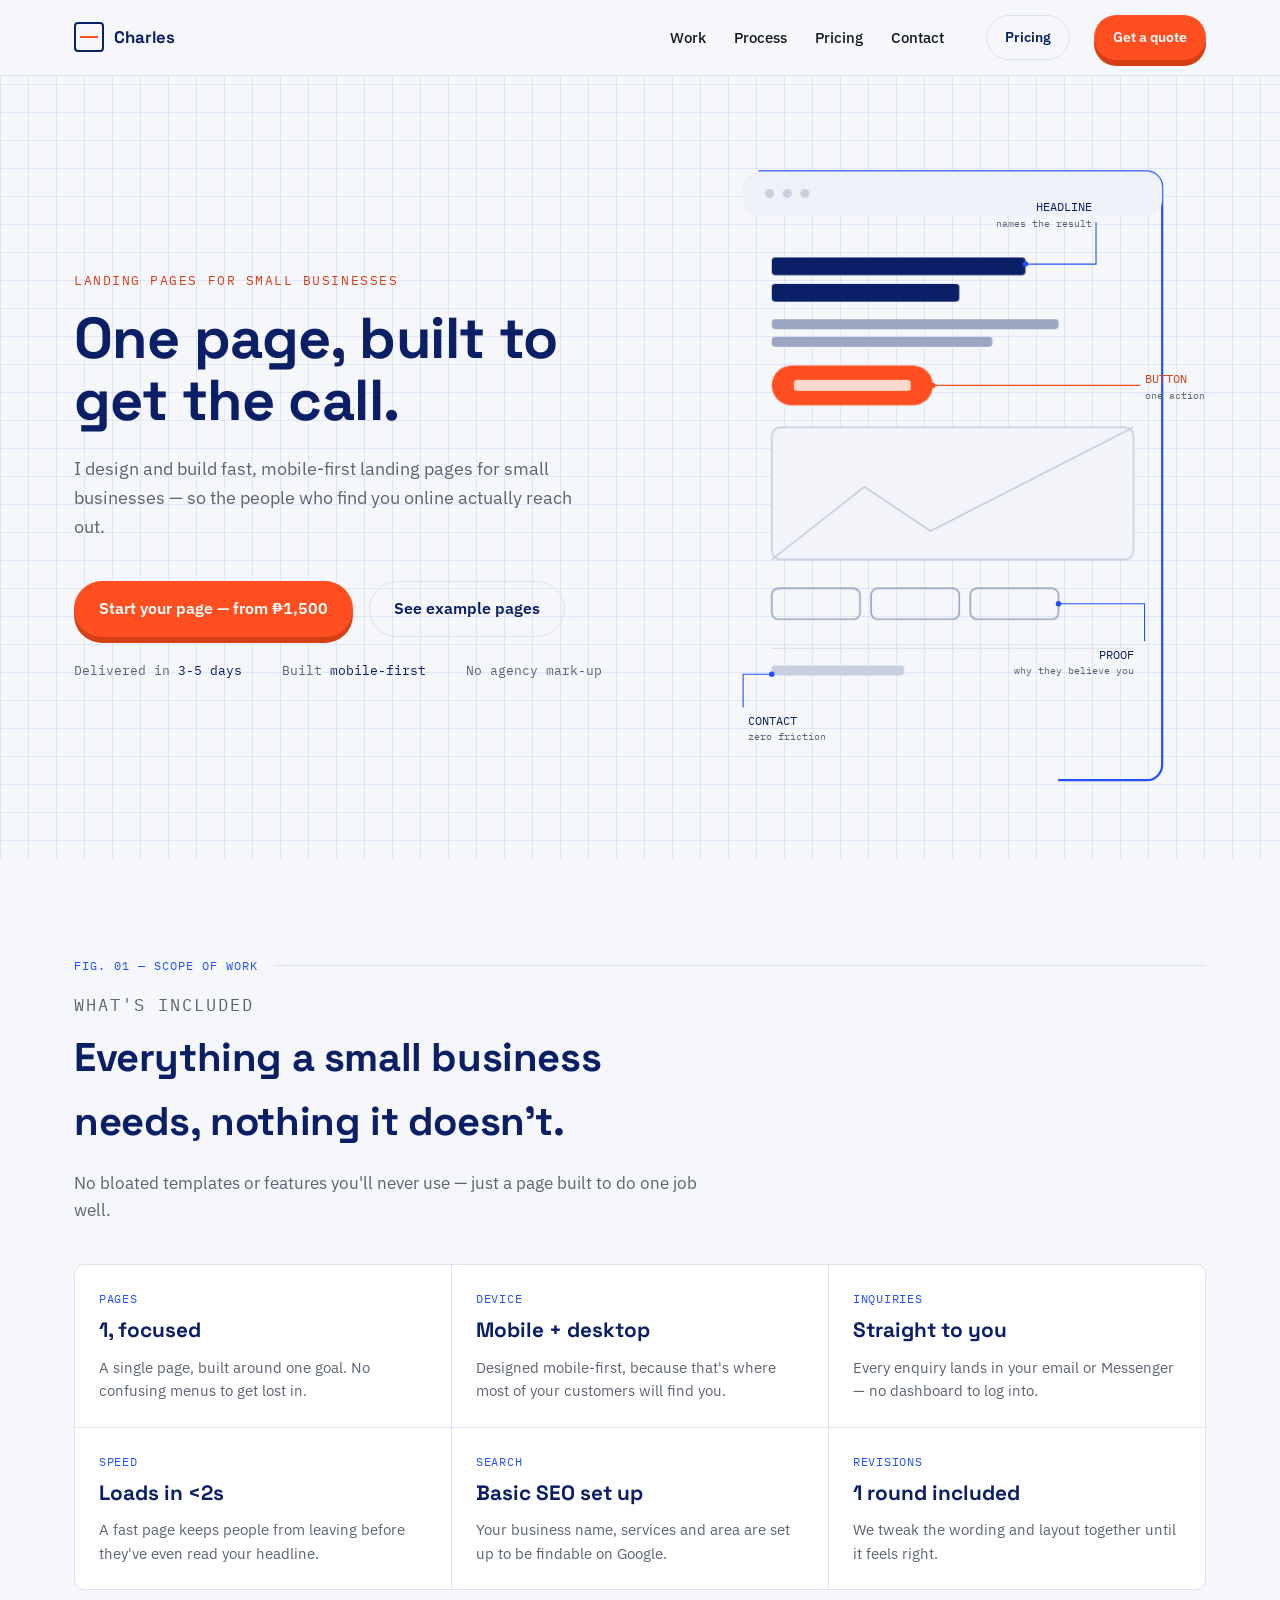
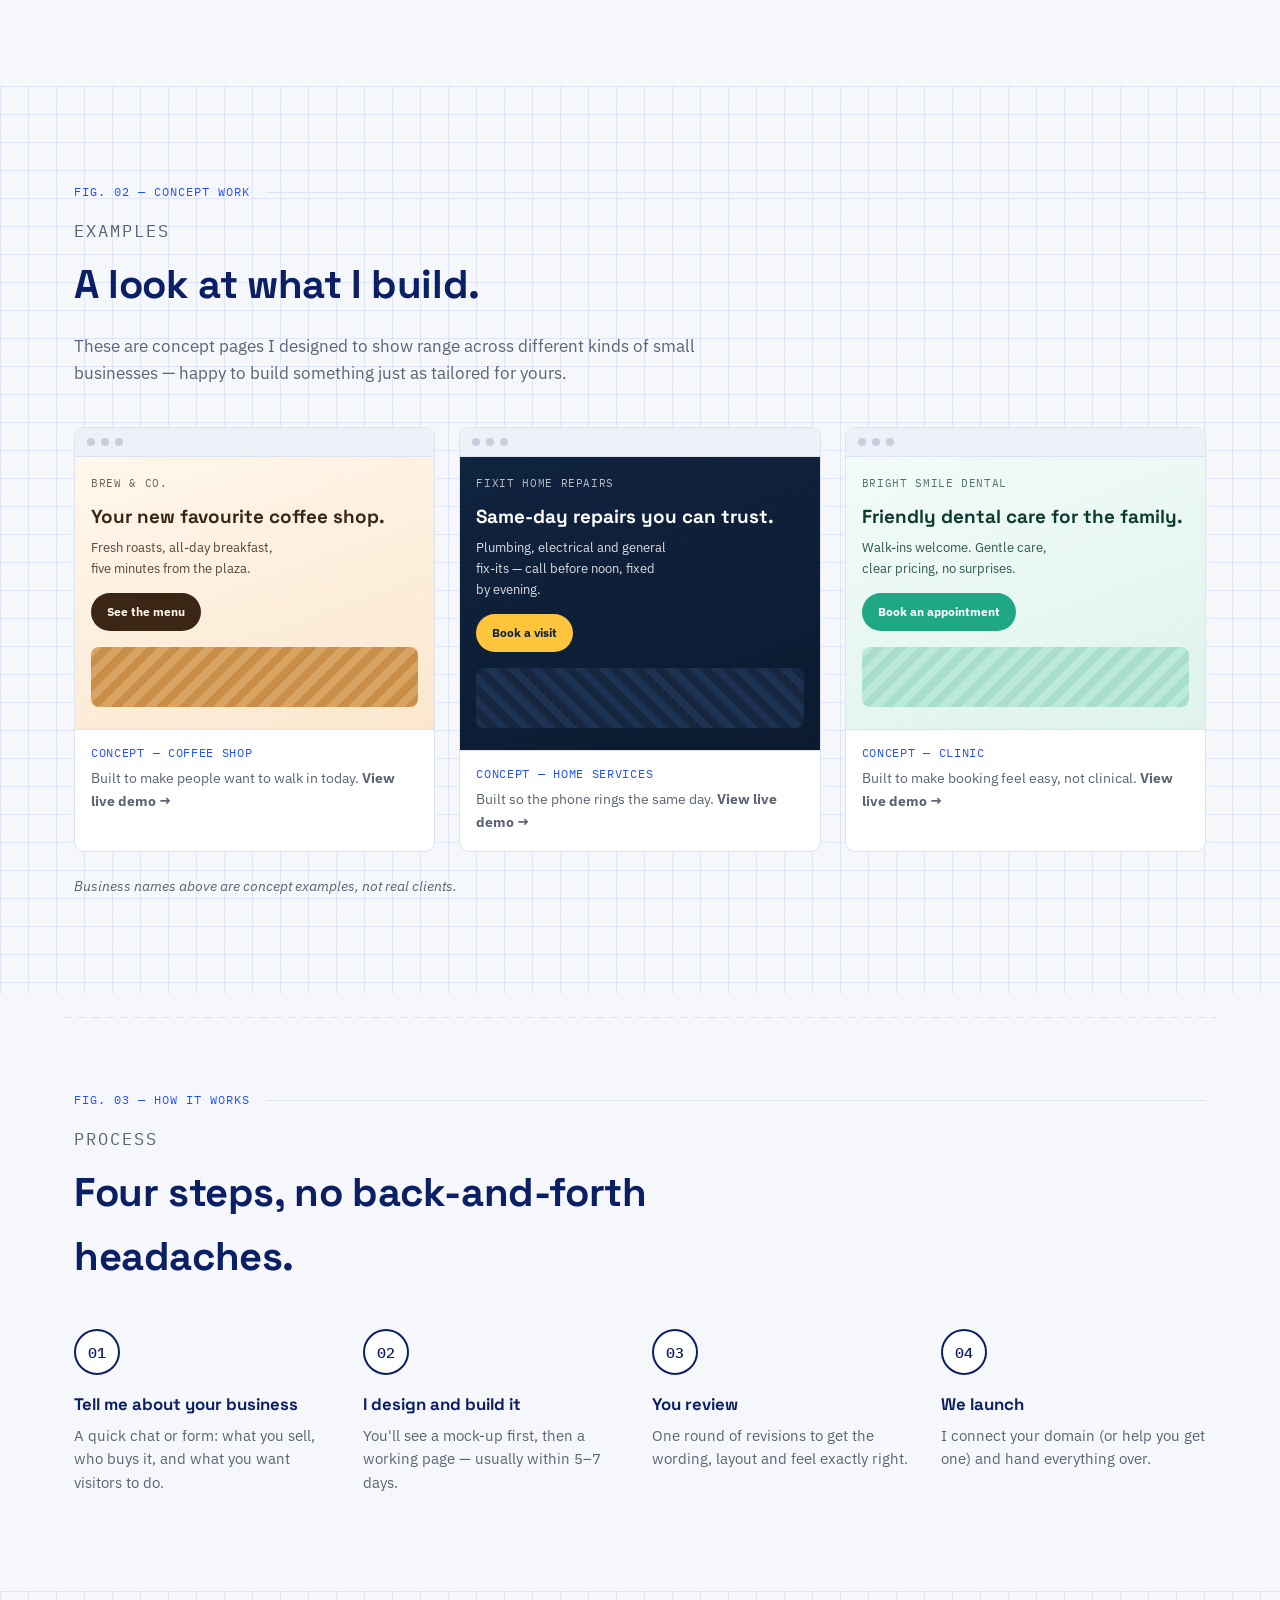
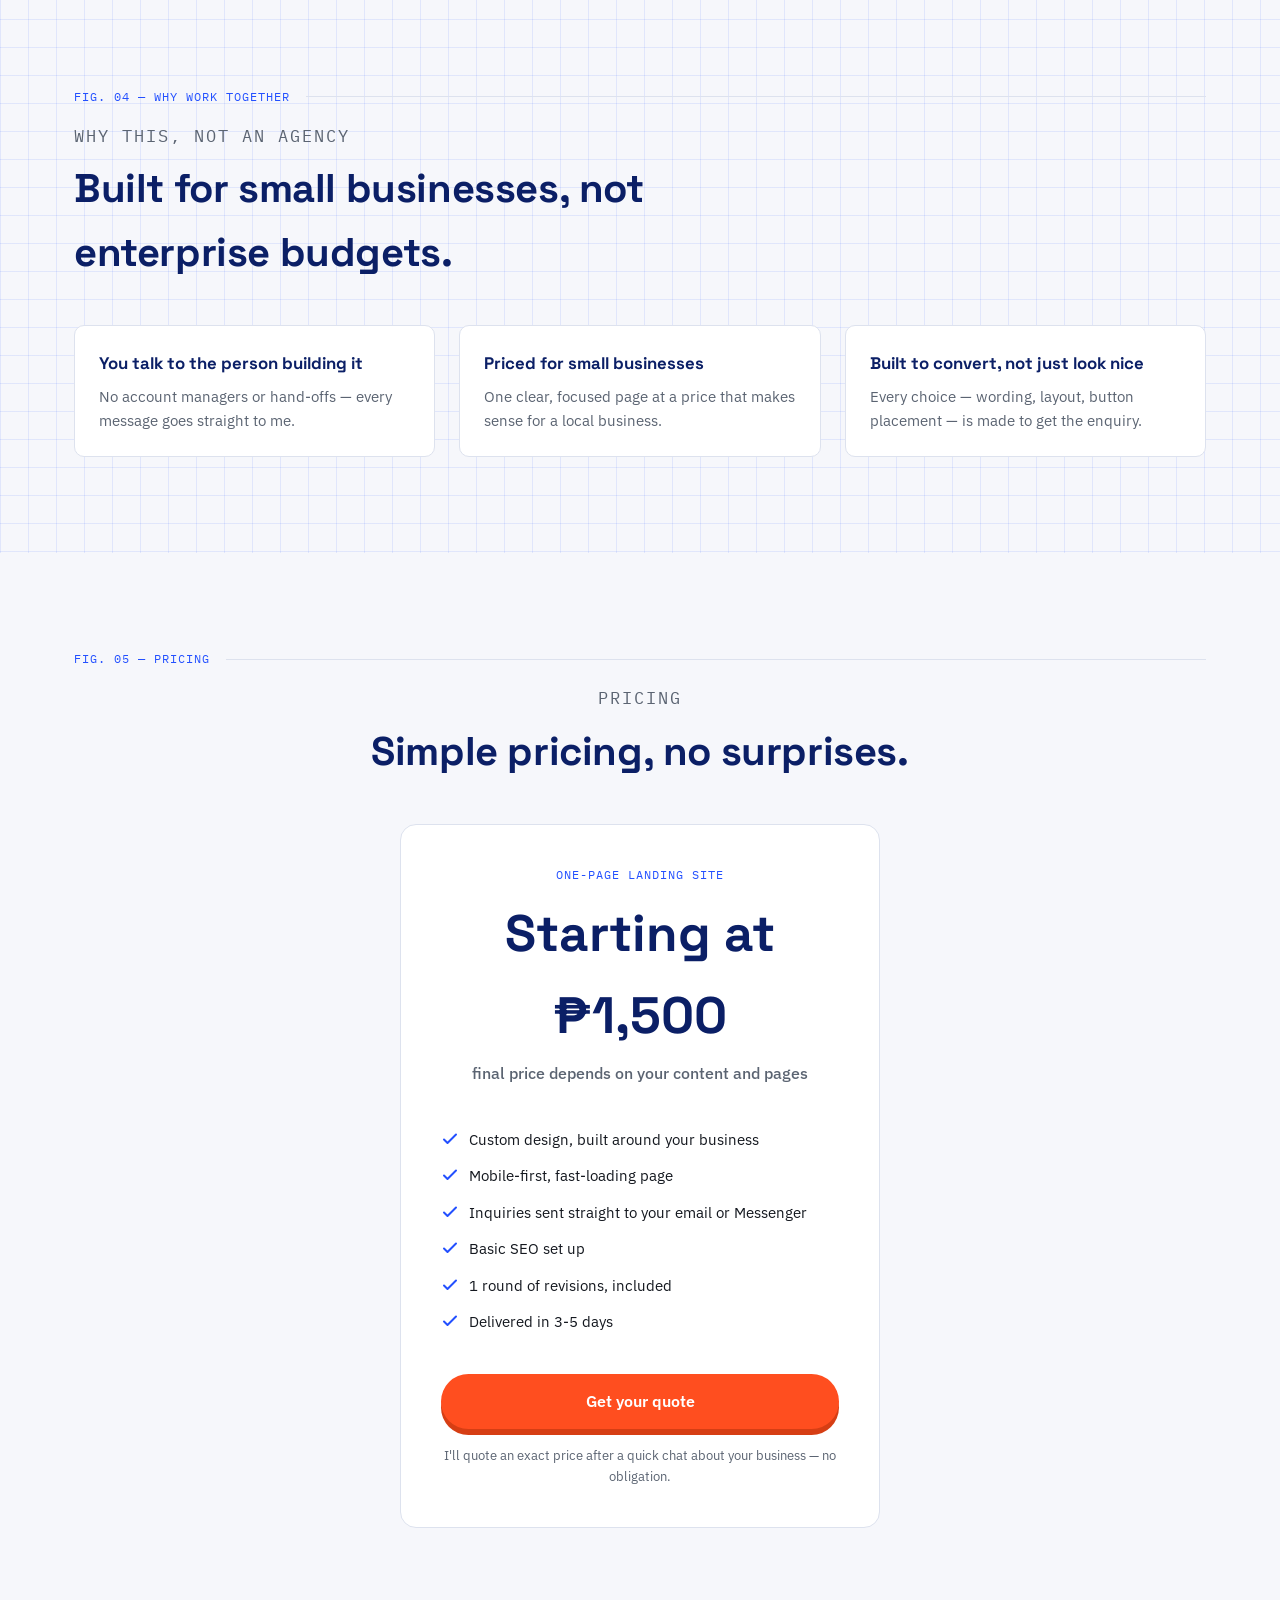
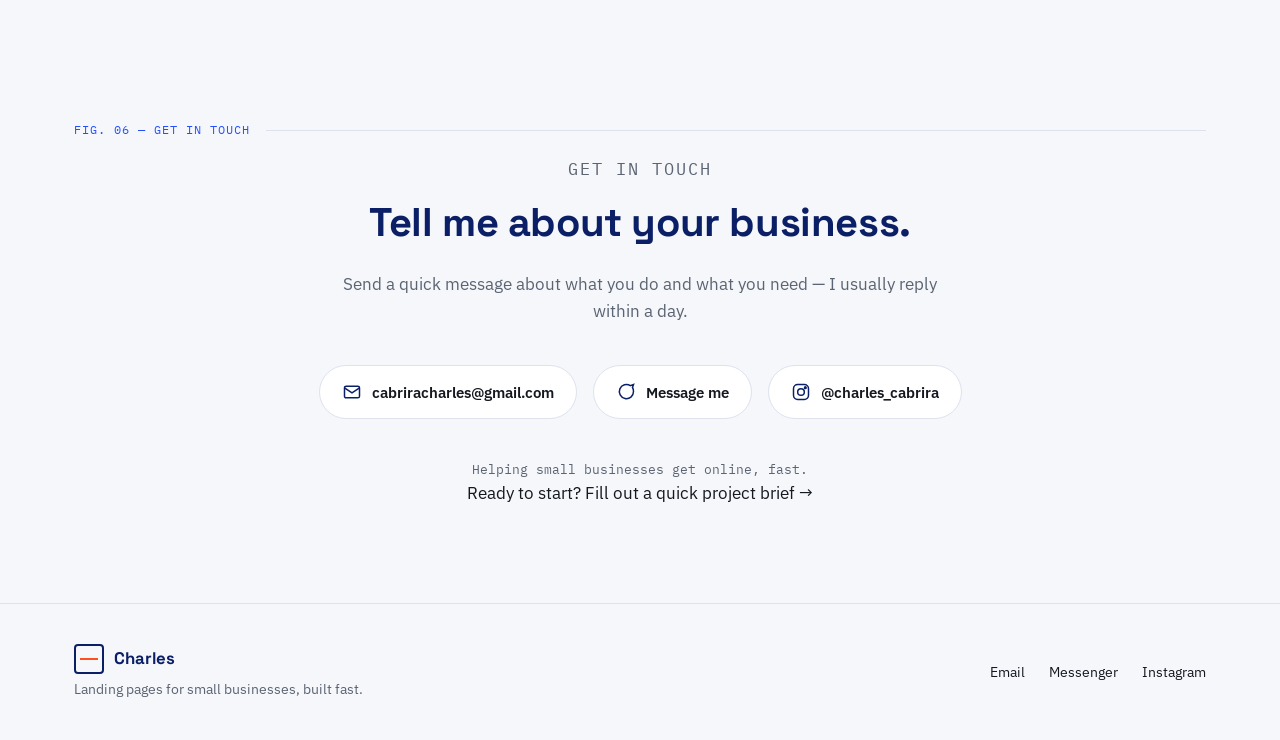
<file: index.html>
<!DOCTYPE html>
<html lang="en">
<head>
<meta charset="UTF-8">
<meta name="viewport" content="width=device-width, initial-scale=1.0">
<title>Charles — Landing Pages for Small Businesses</title>
<meta name="description" content="I design and build fast, mobile-first landing pages for small businesses — built to get the call, not just look nice. Starting at ₱1,500.">
<meta name="theme-color" content="#0B1F66">
<link rel="icon" href="data:image/svg+xml,%3Csvg xmlns='http://www.w3.org/2000/svg' viewBox='0 0 32 32'%3E%3Crect width='32' height='32' fill='%230B1F66'/%3E%3Cpath d='M9 9h14v14H9z' fill='none' stroke='%23ffffff' stroke-width='2'/%3E%3Cpath d='M9 16h14' stroke='%23FF4E1F' stroke-width='2'/%3E%3C/svg%3E">
<link rel="preconnect" href="https://fonts.googleapis.com">
<link rel="preconnect" href="https://fonts.gstatic.com" crossorigin>
<link href="https://fonts.googleapis.com/css2?family=Space+Grotesk:wght@500;700&family=IBM+Plex+Sans:wght@400;500;600;700&family=IBM+Plex+Mono:wght@400;500&display=swap" rel="stylesheet">
<link rel="stylesheet" href="style.css">

</head>
<body>
<script>document.documentElement.classList.add('js');</script>

<header class="header">
  <div class="container header__inner">
    <a href="#top" class="brand">
      <span class="brand__mark" aria-hidden="true"></span>
      Charles
    </a>
    <nav class="nav" id="nav">
      <ul class="nav__links">
        <li><a href="#work">Work</a></li>
        <li><a href="#process">Process</a></li>
        <li><a href="#pricing">Pricing</a></li>
        <li><a href="#contact">Contact</a></li>
      </ul>
      <div class="nav__cta">
        <a class="btn btn--ghost btn--small" href="#pricing">Pricing</a>
        <a class="btn btn--primary btn--small" href="mailto:cabriracharles@gmail.com?subject=Landing%20page%20enquiry">Get a quote</a>
        <button class="nav__toggle" id="navToggle" aria-label="Toggle menu" aria-expanded="false"><span></span></button>
      </div>
    </nav>
  </div>
</header>

<main id="top">

  <!-- ================= HERO ================= -->
  <section class="hero blueprint-bg">
    <div class="container hero__grid">
      <div>
        <p class="eyebrow">Landing pages for small businesses</p>
        <h1>One page, built to get the call.</h1>
        <p class="hero__lede">I design and build fast, mobile-first landing pages for small businesses — so the people who find you online actually reach out.</p>
        <div class="hero__ctas">
          <a class="btn btn--primary" href="mailto:cabriracharles@gmail.com?subject=Landing%20page%20enquiry">Start your page — from ₱1,500</a>
          <a class="btn btn--ghost" href="#work">See example pages</a>
        </div>
        <div class="hero__meta">
          <div>Delivered in <span>3-5 days</span></div>
          <div>Built <span>mobile-first</span></div>
          <div>No agency mark-up</div>
        </div>
      </div>

      <div class="hero__visual">
        <svg class="blueprint-svg" viewBox="0 0 460 580" width="100%" role="img" aria-label="Diagram of a landing page wireframe, labelled with headline, button, proof and contact sections">
          <!-- outer frame -->
          <rect class="draw" x="40" y="14" width="380" height="552" rx="14" fill="none" stroke="#2350FF" stroke-width="2"/>
          <!-- top bar -->
          <rect class="fade" style="animation-delay:.4s" x="40" y="14" width="380" height="40" rx="14" fill="#EEF1F8"/>
          <circle class="fade" style="animation-delay:.5s" cx="64" cy="34" r="4" fill="#C7CEDD"/>
          <circle class="fade" style="animation-delay:.55s" cx="80" cy="34" r="4" fill="#C7CEDD"/>
          <circle class="fade" style="animation-delay:.6s" cx="96" cy="34" r="4" fill="#C7CEDD"/>

          <!-- headline bars -->
          <rect class="fade" style="animation-delay:.7s" x="66" y="92" width="230" height="16" rx="3" fill="#0B1F66"/>
          <rect class="fade" style="animation-delay:.78s" x="66" y="116" width="170" height="16" rx="3" fill="#0B1F66"/>
          <rect class="fade" style="animation-delay:.86s" x="66" y="148" width="260" height="9" rx="3" fill="#9AA6C2"/>
          <rect class="fade" style="animation-delay:.92s" x="66" y="164" width="200" height="9" rx="3" fill="#9AA6C2"/>

          <!-- CTA button (the one solid colour element) -->
          <rect class="pop" style="animation-delay:1.05s" x="66" y="190" width="146" height="36" rx="18" fill="#FF4E1F"/>
          <rect class="fade" style="animation-delay:1.05s" x="86" y="203" width="106" height="10" rx="3" fill="#FFD9CC"/>

          <!-- image / hero art block -->
          <rect class="fade" style="animation-delay:1.15s" x="66" y="246" width="328" height="120" rx="8" fill="#F2F4FA" stroke="#C7CEDD" stroke-width="1.5"/>
          <path class="fade" style="animation-delay:1.2s" d="M66 366 L150 300 L210 340 L394 246" fill="none" stroke="#C7CEDD" stroke-width="1.5"/>

          <!-- proof row -->
          <rect class="fade" style="animation-delay:1.3s" x="66" y="392" width="80" height="28" rx="6" fill="none" stroke="#9AA6C2" stroke-width="1.5"/>
          <rect class="fade" style="animation-delay:1.35s" x="156" y="392" width="80" height="28" rx="6" fill="none" stroke="#9AA6C2" stroke-width="1.5"/>
          <rect class="fade" style="animation-delay:1.4s" x="246" y="392" width="80" height="28" rx="6" fill="none" stroke="#9AA6C2" stroke-width="1.5"/>

          <!-- footer line -->
          <rect class="fade" style="animation-delay:1.45s" x="66" y="446" width="328" height="1" fill="#DDE2EE"/>
          <rect class="fade" style="animation-delay:1.5s" x="66" y="462" width="120" height="9" rx="3" fill="#C7CEDD"/>

          <!-- annotations -->
          <g class="fade" style="animation-delay:1.6s" font-family="IBM Plex Mono, monospace">
            <path d="M296 98 L 360 98 L 360 60" stroke="#2350FF" stroke-width="1" fill="none"/>
            <circle cx="296" cy="98" r="2.5" fill="#2350FF"/>
            <text x="356" y="50" font-size="11" fill="#0B1F66" text-anchor="end">HEADLINE</text>
            <text x="356" y="64" font-size="9" fill="#5B6472" text-anchor="end">names the result</text>

            <path d="M212 208 L 400 208" stroke="#FF4E1F" stroke-width="1" fill="none"/>
            <circle cx="212" cy="208" r="2.5" fill="#FF4E1F"/>
            <text x="404" y="206" font-size="11" fill="#D63E14">BUTTON</text>
            <text x="404" y="220" font-size="9" fill="#5B6472">one action, no maze</text>

            <path d="M326 406 L 404 406 L 404 440" stroke="#2350FF" stroke-width="1" fill="none"/>
            <circle cx="326" cy="406" r="2.5" fill="#2350FF"/>
            <text x="394" y="456" font-size="11" fill="#0B1F66" text-anchor="end">PROOF</text>
            <text x="394" y="470" font-size="9" fill="#5B6472" text-anchor="end">why they believe you</text>

            <path d="M66 470 L 40 470 L 40 500" stroke="#2350FF" stroke-width="1" fill="none"/>
            <circle cx="66" cy="470" r="2.5" fill="#2350FF"/>
            <text x="44" y="516" font-size="11" fill="#0B1F66">CONTACT</text>
            <text x="44" y="530" font-size="9" fill="#5B6472">zero friction</text>
          </g>
        </svg>
      </div>
    </div>
  </section>

  <!-- ================= WHAT'S INCLUDED ================= -->
  <section class="section" id="included">
    <div class="container">
      <div class="fig-label">Fig. 01 — Scope of work</div>
      <div class="section__head reveal">
        <p class="eyebrow">What's included</p>
        <h2>Everything a small business needs, nothing it doesn't.</h2>
        <p>No bloated templates or features you'll never use — just a page built to do one job well.</p>
      </div>

      <div class="spec-grid reveal">
        <div class="spec-item">
          <div class="spec-item__tag">Pages</div>
          <div class="spec-item__value">1, focused</div>
          <div class="spec-item__desc">A single page, built around one goal. No confusing menus to get lost in.</div>
        </div>
        <div class="spec-item">
          <div class="spec-item__tag">Device</div>
          <div class="spec-item__value">Mobile + desktop</div>
          <div class="spec-item__desc">Designed mobile-first, because that's where most of your customers will find you.</div>
        </div>
        <div class="spec-item">
          <div class="spec-item__tag">Inquiries</div>
          <div class="spec-item__value">Straight to you</div>
          <div class="spec-item__desc">Every enquiry lands in your email or Messenger — no dashboard to log into.</div>
        </div>
        <div class="spec-item">
          <div class="spec-item__tag">Speed</div>
          <div class="spec-item__value">Loads in &lt;2s</div>
          <div class="spec-item__desc">A fast page keeps people from leaving before they've even read your headline.</div>
        </div>
        <div class="spec-item">
          <div class="spec-item__tag">Search</div>
          <div class="spec-item__value">Basic SEO set up</div>
          <div class="spec-item__desc">Your business name, services and area are set up to be findable on Google.</div>
        </div>
        <div class="spec-item">
          <div class="spec-item__tag">Revisions</div>
          <div class="spec-item__value">1 round included</div>
          <div class="spec-item__desc">We tweak the wording and layout together until it feels right.</div>
        </div>
      </div>
    </div>
  </section>

  <!-- ================= PORTFOLIO ================= -->
  <section class="section blueprint-bg" id="work">
    <div class="container">
      <div class="fig-label">Fig. 02 — Concept work</div>
      <div class="section__head reveal">
        <p class="eyebrow">Examples</p>
        <h2>A look at what I build.</h2>
        <p>These are concept pages I designed to show range across different kinds of small businesses — happy to build something just as tailored for yours.</p>
      </div>
 
      <div class="demo-grid reveal">
        <a class="demo-card demo-card--cafe" href="brew-and-co.html" target="_blank" rel="noopener">
          <div class="demo-card__chrome"><i></i><i></i><i></i></div>
          <div class="demo-card__screen">
            <div class="demo-card__nav">Brew &amp; Co.</div>
            <div class="demo-card__headline">Your new favourite coffee shop.</div>
            <div class="demo-card__sub">Fresh roasts, all-day breakfast, five minutes from the plaza.</div>
            <span class="demo-card__btn">See the menu</span>
            <div class="demo-card__art"></div>
          </div>
          <div class="demo-card__caption">
            <div class="demo-card__tag">Concept — Coffee shop</div>
            <p class="demo-card__note">Built to make people want to walk in today. <strong>View live demo →</strong></p>
          </div>
        </a>
 
        <a class="demo-card demo-card--repair" href="fixit-home-repairs.html" target="_blank" rel="noopener">
          <div class="demo-card__chrome"><i></i><i></i><i></i></div>
          <div class="demo-card__screen">
            <div class="demo-card__nav">FixIt Home Repairs</div>
            <div class="demo-card__headline">Same-day repairs you can trust.</div>
            <div class="demo-card__sub">Plumbing, electrical and general fix-its — call before noon, fixed by evening.</div>
            <span class="demo-card__btn">Book a visit</span>
            <div class="demo-card__art"></div>
          </div>
          <div class="demo-card__caption">
            <div class="demo-card__tag">Concept — Home services</div>
            <p class="demo-card__note">Built so the phone rings the same day. <strong>View live demo →</strong></p>
          </div>
        </a>
 
        <a class="demo-card demo-card--dental" href="bright-smile-dental.html" target="_blank" rel="noopener">
          <div class="demo-card__chrome"><i></i><i></i><i></i></div>
          <div class="demo-card__screen">
            <div class="demo-card__nav">Bright Smile Dental</div>
            <div class="demo-card__headline">Friendly dental care for the family.</div>
            <div class="demo-card__sub">Walk-ins welcome. Gentle care, clear pricing, no surprises.</div>
            <span class="demo-card__btn">Book an appointment</span>
            <div class="demo-card__art"></div>
          </div>
          <div class="demo-card__caption">
            <div class="demo-card__tag">Concept — Clinic</div>
            <p class="demo-card__note">Built to make booking feel easy, not clinical. <strong>View live demo →</strong></p>
          </div>
        </a>
      </div>
      <p class="portfolio-disclaimer reveal">Business names above are concept examples, not real clients.</p>
    </div>
  </section>

  <!-- ================= PROCESS ================= -->
  <section class="section process" id="process">
    <div class="container">
      <div class="fig-label">Fig. 03 — How it works</div>
      <div class="section__head reveal">
        <p class="eyebrow">Process</p>
        <h2>Four steps, no back-and-forth headaches.</h2>
      </div>

      <div class="process__line" aria-hidden="true"></div>
      <div class="process-grid reveal">
        <div>
          <div class="process-step__num">01</div>
          <div class="process-step__title">Tell me about your business</div>
          <p class="process-step__desc">A quick chat or form: what you sell, who buys it, and what you want visitors to do.</p>
        </div>
        <div>
          <div class="process-step__num">02</div>
          <div class="process-step__title">I design and build it</div>
          <p class="process-step__desc">You'll see a mock-up first, then a working page — usually within 5–7 days.</p>
        </div>
        <div>
          <div class="process-step__num">03</div>
          <div class="process-step__title">You review</div>
          <p class="process-step__desc">One round of revisions to get the wording, layout and feel exactly right.</p>
        </div>
        <div>
          <div class="process-step__num">04</div>
          <div class="process-step__title">We launch</div>
          <p class="process-step__desc">I connect your domain (or help you get one) and hand everything over.</p>
        </div>
      </div>
    </div>
  </section>

  <!-- ================= WHY ================= -->
  <section class="section blueprint-bg">
    <div class="container">
      <div class="fig-label">Fig. 04 — Why work together</div>
      <div class="section__head reveal">
        <p class="eyebrow">Why this, not an agency</p>
        <h2>Built for small businesses, not enterprise budgets.</h2>
      </div>
      <div class="why-grid reveal">
        <div class="why-item">
          <div class="why-item__title">You talk to the person building it</div>
          <p class="why-item__desc">No account managers or hand-offs — every message goes straight to me.</p>
        </div>
        <div class="why-item">
          <div class="why-item__title">Priced for small businesses</div>
          <p class="why-item__desc">One clear, focused page at a price that makes sense for a local business.</p>
        </div>
        <div class="why-item">
          <div class="why-item__title">Built to convert, not just look nice</div>
          <p class="why-item__desc">Every choice — wording, layout, button placement — is made to get the enquiry.</p>
        </div>
      </div>
    </div>
  </section>

  <!-- ================= PRICING ================= -->
  <section class="section" id="pricing">
    <div class="container">
      <div class="fig-label">Fig. 05 — Pricing</div>
      <div class="section__head reveal" style="margin-inline:auto; text-align:center;">
        <p class="eyebrow">Pricing</p>
        <h2>Simple pricing, no surprises.</h2>
      </div>

      <div class="pricing-card reveal">
        <div class="pricing-card__tag">One-page landing site</div>
        <div class="pricing-card__price">Starting at ₱1,500<small>final price depends on your content and pages</small></div>
        <ul class="pricing-card__list">
          <li><svg width="18" height="18" viewBox="0 0 18 18"><path d="M3 9.5l3.5 3.5L15 4.5" stroke="#2350FF" stroke-width="2" fill="none" stroke-linecap="round" stroke-linejoin="round"/></svg> Custom design, built around your business</li>
          <li><svg width="18" height="18" viewBox="0 0 18 18"><path d="M3 9.5l3.5 3.5L15 4.5" stroke="#2350FF" stroke-width="2" fill="none" stroke-linecap="round" stroke-linejoin="round"/></svg> Mobile-first, fast-loading page</li>
          <li><svg width="18" height="18" viewBox="0 0 18 18"><path d="M3 9.5l3.5 3.5L15 4.5" stroke="#2350FF" stroke-width="2" fill="none" stroke-linecap="round" stroke-linejoin="round"/></svg> Inquiries sent straight to your email or Messenger</li>
          <li><svg width="18" height="18" viewBox="0 0 18 18"><path d="M3 9.5l3.5 3.5L15 4.5" stroke="#2350FF" stroke-width="2" fill="none" stroke-linecap="round" stroke-linejoin="round"/></svg> Basic SEO set up</li>
          <li><svg width="18" height="18" viewBox="0 0 18 18"><path d="M3 9.5l3.5 3.5L15 4.5" stroke="#2350FF" stroke-width="2" fill="none" stroke-linecap="round" stroke-linejoin="round"/></svg> 1 round of revisions, included</li>
          <li><svg width="18" height="18" viewBox="0 0 18 18"><path d="M3 9.5l3.5 3.5L15 4.5" stroke="#2350FF" stroke-width="2" fill="none" stroke-linecap="round" stroke-linejoin="round"/></svg> Delivered in 3-5 days</li>
        </ul>
        <a class="btn btn--primary" href="mailto:cabriracharles@gmail.com?subject=Landing%20page%20enquiry">Get your quote</a>
        <p class="pricing-card__note">I'll quote an exact price after a quick chat about your business — no obligation.</p>
      </div>
    </div>
  </section>

  <!-- ================= CONTACT ================= -->
  <section class="section contact" id="contact">
    <div class="container">
      <div class="fig-label">Fig. 06 — Get in touch</div>
      <div class="section__head reveal">
        <p class="eyebrow">Get in touch</p>
        <h2>Tell me about your business.</h2>
        <p>Send a quick message about what you do and what you need — I usually reply within a day.</p>
      </div>

      <div class="contact-buttons reveal">
        <a class="contact-btn" href="mailto:cabriracharles@gmail.com?subject=Landing%20page%20enquiry">
          <svg width="20" height="20" viewBox="0 0 24 24" fill="none" stroke="#0B1F66" stroke-width="1.8"><rect x="3" y="5" width="18" height="14" rx="2"/><path d="M3 7l9 6 9-6"/></svg>
          cabriracharles@gmail.com
        </a>
        <a class="contact-btn" href="https://m.me/charles.cabrira.26" target="_blank" rel="noopener">
          <svg width="20" height="20" viewBox="0 0 24 24" fill="none" stroke="#0B1F66" stroke-width="1.8"><path d="M21 11.5a8.5 8.5 0 1 1-3.8-7.07L21 3l-1.2 3.6A8.46 8.46 0 0 1 21 11.5Z"/></svg>
          Message me
        </a>
        <a class="contact-btn" href="https://instagram.com/charles_cabrira" target="_blank" rel="noopener">
          <svg width="20" height="20" viewBox="0 0 24 24" fill="none" stroke="#0B1F66" stroke-width="1.8"><rect x="3" y="3" width="18" height="18" rx="5"/><circle cx="12" cy="12" r="4"/><circle cx="17.2" cy="6.8" r="1"/></svg>
          @charles_cabrira
        </a>
      </div>
      <p class="contact-note">Helping small businesses get online, fast.</p>

      <div class="brief-cta reveal">
        <p>Ready to start? <a href="client-intake-form.html">Fill out a quick project brief →</a></p>
      </div>
    </div>
  </section>

</main>

<footer class="footer">
  <div class="container footer__inner">
    <div>
      <div class="brand">
        <span class="brand__mark" aria-hidden="true"></span>
        Charles
      </div>
      <p class="footer__tagline">Landing pages for small businesses, built fast.</p>
    </div>
    <div class="footer__links">
      <a href="mailto:cabriracharles@gmail.com">Email</a>
      <a href="https://m.me/charles.cabrira.26" target="_blank" rel="noopener">Messenger</a>
      <a href="https://instagram.com/charles_cabrira" target="_blank" rel="noopener">Instagram</a>
    </div>
  </div>
</footer>

<script src="script.js"></script>
</body>
</html>
</file>
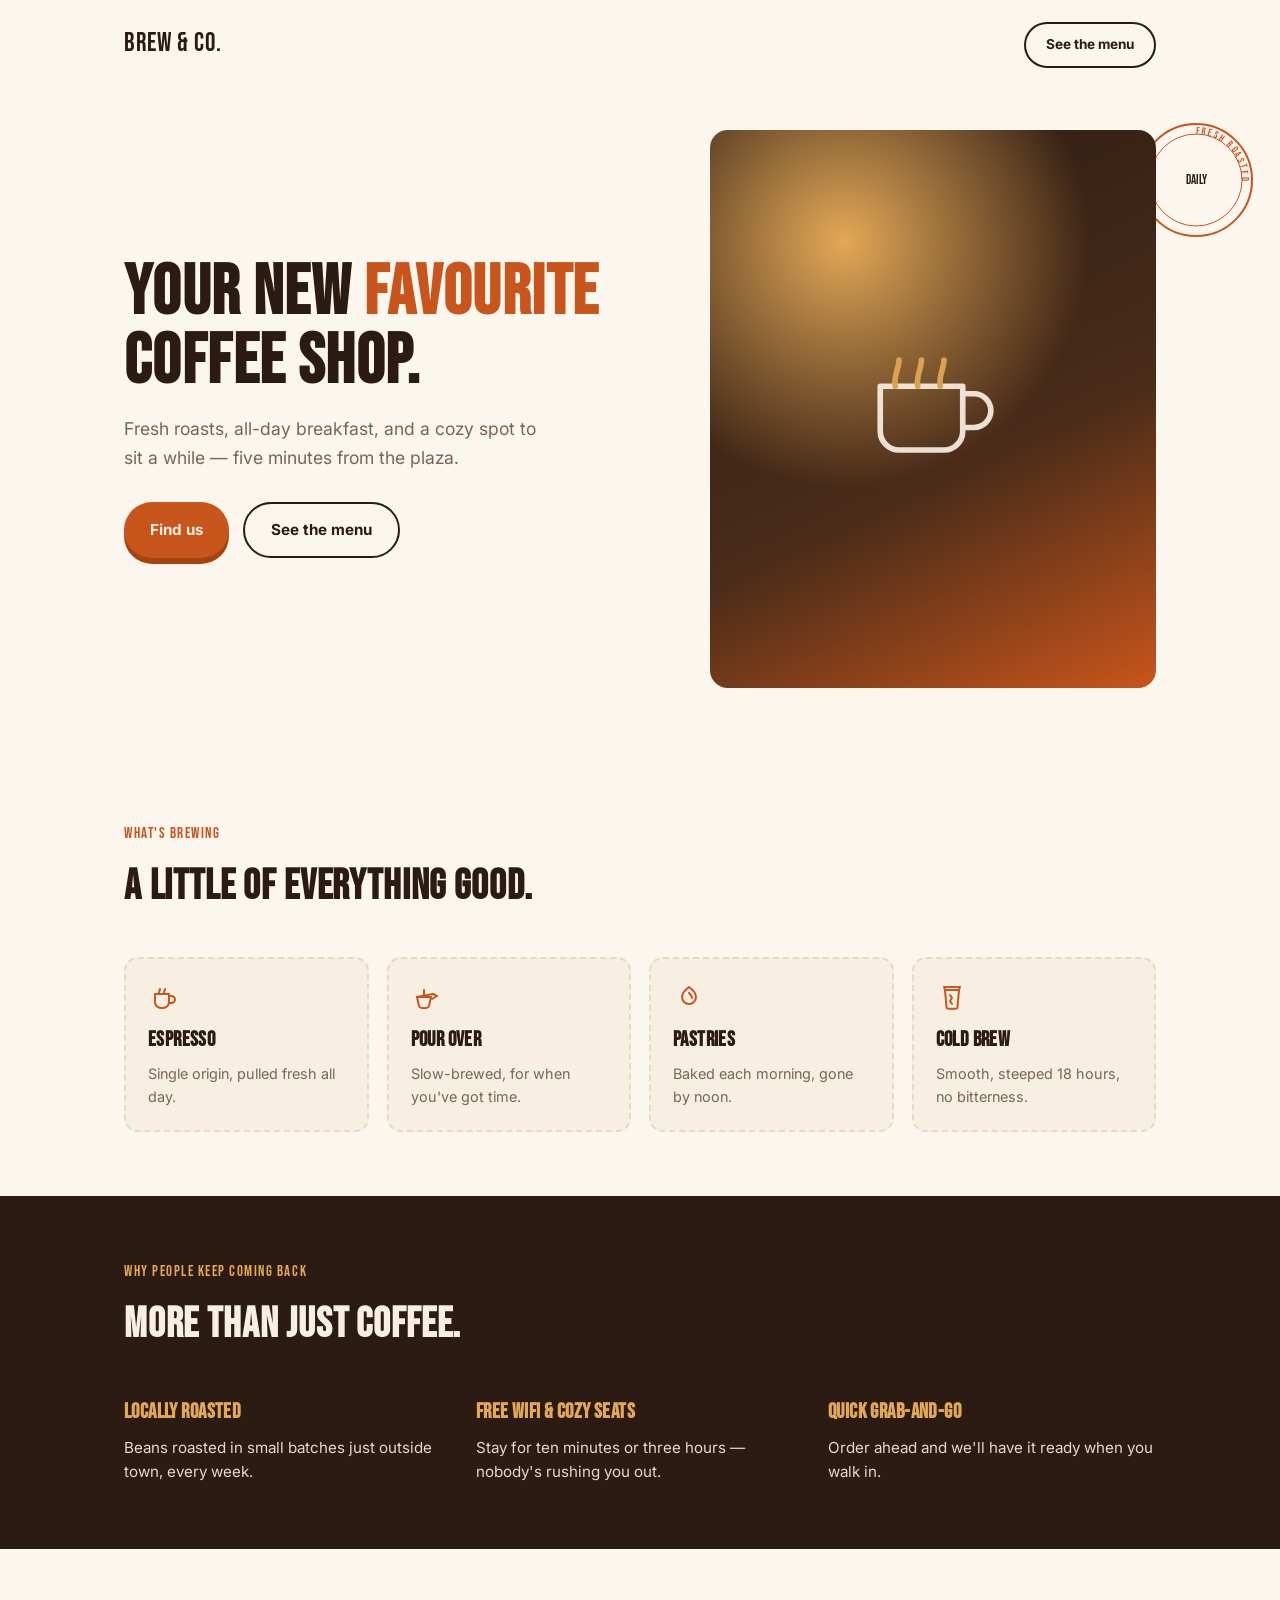
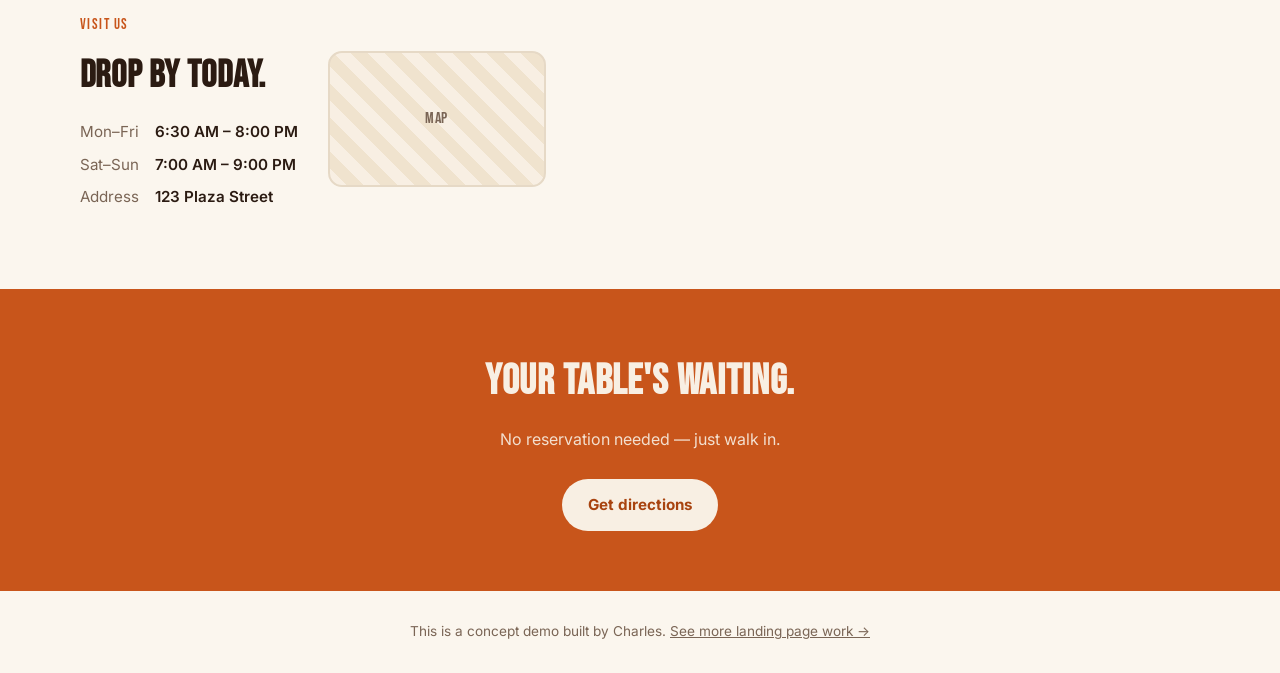
<file: brew-and-co.html>
<!DOCTYPE html>
<html lang="en">
<head>
<meta charset="UTF-8">
<meta name="viewport" content="width=device-width, initial-scale=1.0">
<title>Brew & Co. — Your New Favourite Coffee Shop</title>
<meta name="description" content="Fresh roasted coffee, all-day breakfast, and a cozy place to sit. Five minutes from the plaza.">
<link rel="icon" href="data:image/svg+xml,%3Csvg xmlns='http://www.w3.org/2000/svg' viewBox='0 0 32 32'%3E%3Crect width='32' height='32' fill='%232B1B12'/%3E%3Ccircle cx='16' cy='16' r='9' fill='none' stroke='%23E3A857' stroke-width='2'/%3E%3C/svg%3E">
<link rel="preconnect" href="https://fonts.googleapis.com">
<link rel="preconnect" href="https://fonts.gstatic.com" crossorigin>
<link href="https://fonts.googleapis.com/css2?family=Bebas+Neue&family=Inter:wght@400;500;600;700&display=swap" rel="stylesheet">
<style>
  :root{
    --espresso:#2B1B12; --cream:#F8EFE3; --rust:#C8551B; --rust-deep:#A8430F;
    --mustard:#E3A857; --paper:#FBF6EE; --ink:#2B1B12; --muted:#7A6555; --border:#E6D9C6;
    --display:'Bebas Neue', sans-serif; --body:'Inter', sans-serif;
  }
  *,*::before,*::after{ box-sizing:border-box; }
  body{ margin:0; background:var(--paper); color:var(--ink); font-family:var(--body); line-height:1.6; }
  img,svg{ display:block; max-width:100%; }
  a{ color:inherit; text-decoration:none; }
  h1,h2,h3{ font-family:var(--display); letter-spacing:0.02em; margin:0; text-transform:uppercase; }
  p{ margin:0; }
  :focus-visible{ outline:2px solid var(--rust); outline-offset:3px; }
  .container{ max-width:1080px; margin-inline:auto; padding-inline:24px; }
  .btn{ display:inline-flex; align-items:center; gap:8px; padding:14px 26px; border-radius:999px; font-weight:700; font-size:0.95rem; transition:transform .15s ease; }
  .btn:hover{ transform:translateY(-2px); }
  .btn--rust{ background:var(--rust); color:var(--cream); box-shadow:0 6px 0 var(--rust-deep); }
  .btn--rust:active{ transform:translateY(2px); box-shadow:0 3px 0 var(--rust-deep); }
  .btn--outline{ border:2px solid var(--espresso); color:var(--espresso); }

  /* nav */
  .nav{ display:flex; align-items:center; justify-content:space-between; padding-block:22px; }
  .logo{ font-family:var(--display); font-size:1.6rem; letter-spacing:0.04em; }
  .nav a.btn{ padding:10px 20px; font-size:0.85rem; }

  /* hero */
  .hero{ position:relative; padding-block:40px 70px; overflow:hidden; }
  .hero__grid{ display:grid; grid-template-columns:1.1fr 0.9fr; gap:40px; align-items:center; }
  .hero h1{ font-size:clamp(2.6rem,5vw + 1rem,4.4rem); line-height:0.98; }
  .hero h1 span{ color:var(--rust); }
  .hero__lede{ margin-top:18px; color:var(--muted); font-size:1.1rem; max-width:38ch; }
  .hero__ctas{ display:flex; flex-wrap:wrap; gap:14px; margin-top:30px; }
  .stamp{ position:absolute; top:30px; right:24px; width:120px; height:120px; }
  @media (max-width:900px){ .hero__grid{ grid-template-columns:1fr; } .stamp{ position:static; margin:0 auto 20px; } }

  .hero__art{ aspect-ratio:4/5; border-radius:18px; background:
    radial-gradient(circle at 30% 20%, var(--mustard) 0%, transparent 45%),
    linear-gradient(155deg, var(--espresso), #4a2c19 60%, var(--rust));
    position:relative; display:flex; align-items:center; justify-content:center; }
  .hero__art svg{ width:42%; opacity:.92; }

  /* sections */
  .section{ padding-block:64px; }
  .section__head{ max-width:520px; margin-bottom:36px; }
  .eyebrow{ font-family:var(--display); letter-spacing:0.1em; color:var(--rust); font-size:0.95rem; }
  .section__head h2{ font-size:clamp(1.9rem,3vw + 1rem,2.6rem); margin-top:8px; }

  .menu-grid{ display:grid; grid-template-columns:repeat(4,1fr); gap:18px; }
  @media (max-width:860px){ .menu-grid{ grid-template-columns:repeat(2,1fr); } }
  .menu-card{ background:var(--cream); border:2px dashed var(--border); border-radius:14px; padding:22px; }
  .menu-card__icon{ width:32px; height:32px; }
  .menu-card h3{ font-size:1.3rem; margin-top:10px; }
  .menu-card p{ font-size:0.9rem; color:var(--muted); margin-top:6px; }

  .why{ background:var(--espresso); color:var(--cream); }
  .why .eyebrow{ color:var(--mustard); }
  .why h2{ color:var(--cream); }
  .why-grid{ display:grid; grid-template-columns:repeat(3,1fr); gap:24px; margin-top:10px; }
  @media (max-width:860px){ .why-grid{ grid-template-columns:1fr; } }
  .why-item h3{ font-size:1.3rem; color:var(--mustard); }
  .why-item p{ margin-top:8px; color:#E7D9C8; font-size:0.95rem; }

  .visit{ display:grid; grid-template-columns:1fr 1fr; gap:30px; align-items:center; }
  @media (max-width:760px){ .visit{ grid-template-columns:1fr; } }
  .visit__map{ aspect-ratio:16/10; border-radius:14px; background:repeating-linear-gradient(45deg,var(--cream),var(--cream) 12px,#F0E3CE 12px,#F0E3CE 24px); border:2px solid var(--border); display:flex; align-items:center; justify-content:center; font-family:var(--display); color:var(--muted); letter-spacing:.06em; }
  .hours{ font-size:0.95rem; }
  .hours dl{ display:grid; grid-template-columns:auto 1fr; gap:8px 16px; margin-top:14px; }
  .hours dt{ color:var(--muted); }
  .hours dd{ margin:0; font-weight:600; }

  .cta-banner{ background:var(--rust); color:var(--cream); text-align:center; padding-block:60px; }
  .cta-banner h2{ font-size:clamp(1.8rem,3vw + 1rem,2.6rem); color:var(--cream); }
  .cta-banner p{ margin-top:12px; opacity:.9; }
  .cta-banner .btn{ margin-top:26px; background:var(--cream); color:var(--rust-deep); }

  .footer{ padding-block:30px; text-align:center; font-size:0.85rem; color:var(--muted); }
  .footer a{ text-decoration:underline; }
</style>
</head>
<body>

<header class="container nav">
  <div class="logo">Brew &amp; Co.</div>
  <a class="btn btn--outline" href="#menu">See the menu</a>
</header>

<section class="hero">
  <div class="container hero__grid">
    <div>
      <svg class="stamp" viewBox="0 0 120 120">
        <circle cx="60" cy="60" r="56" fill="none" stroke="#C8551B" stroke-width="2"/>
        <circle cx="60" cy="60" r="46" fill="none" stroke="#C8551B" stroke-width="1"/>
        <path id="curve" d="M 60 14 A 46 46 0 0 1 106 60" fill="none"/>
        <text font-family="Bebas Neue" font-size="10" fill="#C8551B" letter-spacing="2">
          <textPath href="#curve" startOffset="0">FRESH ROASTED</textPath>
        </text>
        <text x="60" y="64" font-family="Bebas Neue" font-size="13" fill="#2B1B12" text-anchor="middle">DAILY</text>
      </svg>
      <h1>Your new <span>favourite</span> coffee shop.</h1>
      <p class="hero__lede">Fresh roasts, all-day breakfast, and a cozy spot to sit a while — five minutes from the plaza.</p>
      <div class="hero__ctas">
        <a class="btn btn--rust" href="#visit">Find us</a>
        <a class="btn btn--outline" href="#menu">See the menu</a>
      </div>
    </div>
    <div class="hero__art" aria-hidden="true">
      <svg viewBox="0 0 100 100" fill="none" stroke="#F8EFE3" stroke-width="3" stroke-linecap="round" stroke-linejoin="round">
        <path d="M22 38h44v24a10 10 0 0 1-10 10H32a10 10 0 0 1-10-10V38z"/>
        <path d="M66 42h6a9 9 0 0 1 0 18h-6"/>
        <path d="M30 38c-1-6 2-9 2-14M42 38c-1-6 2-9 2-14M54 38c-1-6 2-9 2-14" stroke="#E3A857"/>
      </svg>
    </div>
  </div>
</section>

<section class="section" id="menu">
  <div class="container">
    <div class="section__head">
      <p class="eyebrow">What's brewing</p>
      <h2>A little of everything good.</h2>
    </div>
    <div class="menu-grid">
      <div class="menu-card"><div class="menu-card__icon"><svg viewBox="0 0 32 32" fill="none" stroke="#C8551B" stroke-width="2" stroke-linecap="round" stroke-linejoin="round"><path d="M7 13h14v8a6 6 0 0 1-6 6h-2a6 6 0 0 1-6-6v-8z"/><path d="M21 15h2.5a3.5 3.5 0 0 1 0 7H21"/><path d="M11 13c-.6-2 1-3.5 1-5M16 13c-.6-2 1-3.5 1-5"/></svg></div><h3>Espresso</h3><p>Single origin, pulled fresh all day.</p></div>
      <div class="menu-card"><div class="menu-card__icon"><svg viewBox="0 0 32 32" fill="none" stroke="#C8551B" stroke-width="2" stroke-linecap="round" stroke-linejoin="round"><path d="M6 16h14l-2 9a3 3 0 0 1-3 2H11a3 3 0 0 1-3-2l-2-9z"/><path d="M6 16l16-3 4 2-5 3"/><path d="M13 16V9"/></svg></div><h3>Pour Over</h3><p>Slow-brewed, for when you've got time.</p></div>
      <div class="menu-card"><div class="menu-card__icon"><svg viewBox="0 0 32 32" fill="none" stroke="#C8551B" stroke-width="2" stroke-linecap="round" stroke-linejoin="round"><path d="M16 6c4 3 7 6 7 10a7 7 0 0 1-14 0c0-4 3-7 7-10z"/><path d="M16 12c1.6 1.4 3 3 3 5"/></svg></div><h3>Pastries</h3><p>Baked each morning, gone by noon.</p></div>
      <div class="menu-card"><div class="menu-card__icon"><svg viewBox="0 0 32 32" fill="none" stroke="#C8551B" stroke-width="2" stroke-linecap="round" stroke-linejoin="round"><path d="M9 9h14l-1.5 17a2 2 0 0 1-2 1.8h-7a2 2 0 0 1-2-1.8L9 9z"/><path d="M9 9l-1-3h16l-1 3"/><path d="M14 14l2 3-2 3 2 3"/></svg></div><h3>Cold Brew</h3><p>Smooth, steeped 18 hours, no bitterness.</p></div>
    </div>
  </div>
</section>

<section class="section why">
  <div class="container">
    <div class="section__head">
      <p class="eyebrow">Why people keep coming back</p>
      <h2>More than just coffee.</h2>
    </div>
    <div class="why-grid">
      <div class="why-item"><h3>Locally roasted</h3><p>Beans roasted in small batches just outside town, every week.</p></div>
      <div class="why-item"><h3>Free wifi &amp; cozy seats</h3><p>Stay for ten minutes or three hours — nobody's rushing you out.</p></div>
      <div class="why-item"><h3>Quick grab-and-go</h3><p>Order ahead and we'll have it ready when you walk in.</p></div>
    </div>
  </div>
</section>

<section class="section visit" id="visit">
  <div class="container visit" style="padding-block:0;">
    <div>
      <p class="eyebrow">Visit us</p>
      <h2 style="margin-top:8px; font-size:clamp(1.8rem,3vw + 1rem,2.4rem);">Drop by today.</h2>
      <div class="hours">
        <dl>
          <dt>Mon–Fri</dt><dd>6:30 AM – 8:00 PM</dd>
          <dt>Sat–Sun</dt><dd>7:00 AM – 9:00 PM</dd>
          <dt>Address</dt><dd>123 Plaza Street</dd>
        </dl>
      </div>
    </div>
    <div class="visit__map">MAP</div>
  </div>
</section>

<section class="cta-banner">
  <div class="container">
    <h2>Your table's waiting.</h2>
    <p>No reservation needed — just walk in.</p>
    <a class="btn" href="#visit">Get directions</a>
  </div>
</section>

<footer class="footer">
  <p>This is a concept demo built by Charles. <a href="index.html">See more landing page work →</a></p>
</footer>

</body>
</html>
</file>
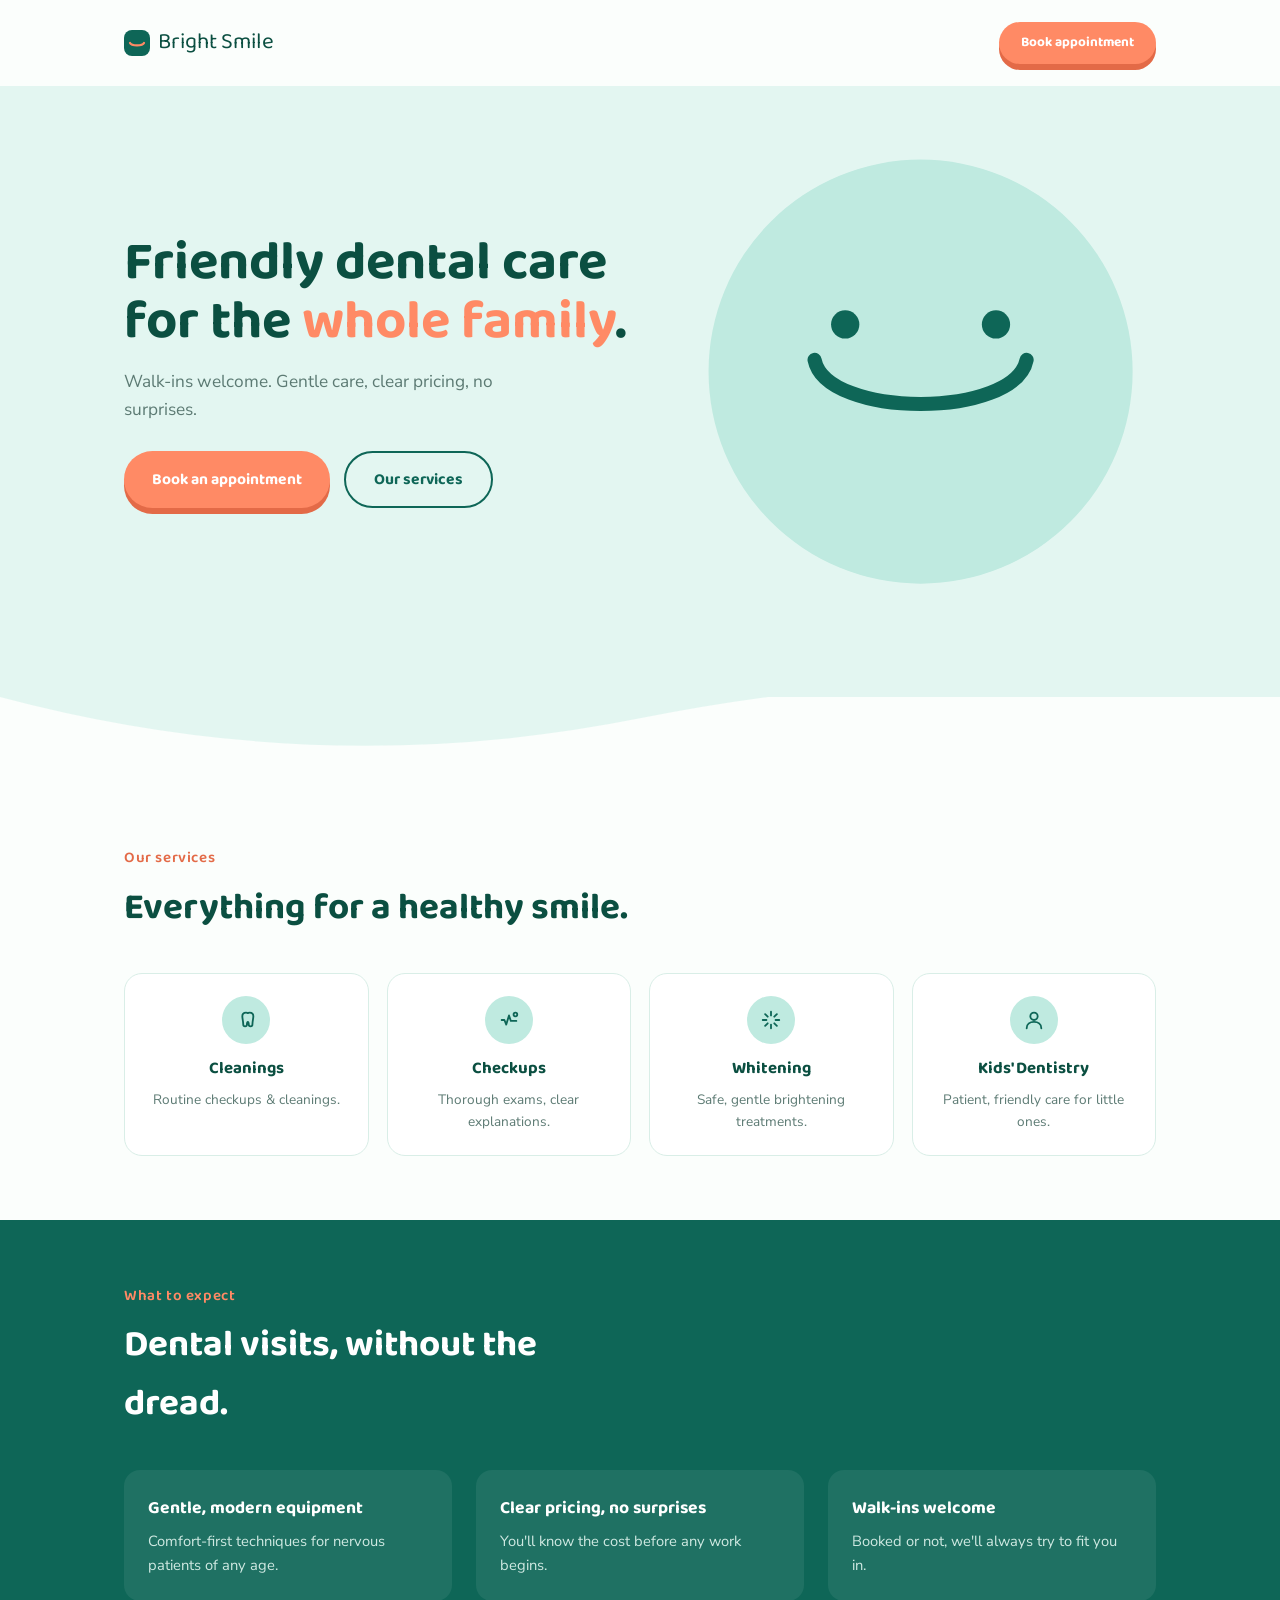
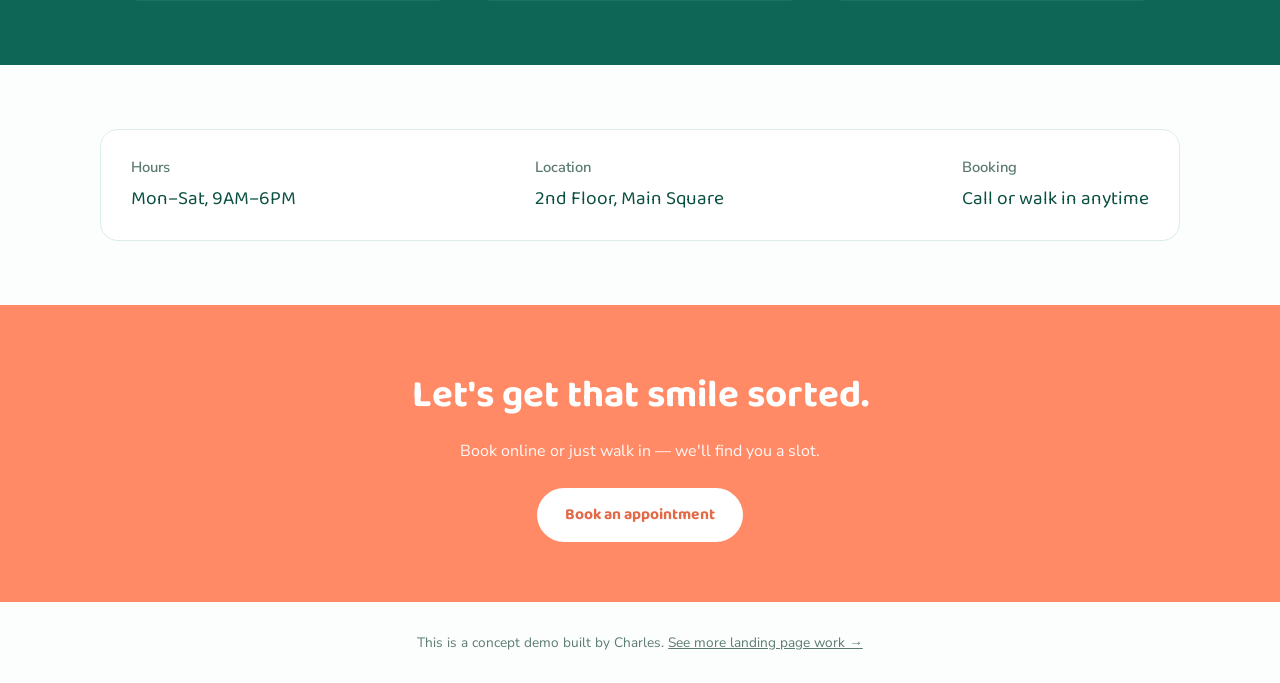
<file: bright-smile-dental.html>
<!DOCTYPE html>
<html lang="en">
<head>
<meta charset="UTF-8">
<meta name="viewport" content="width=device-width, initial-scale=1.0">
<title>Bright Smile Dental — Friendly Dental Care for the Family</title>
<meta name="description" content="Gentle care, clear pricing, no surprises. Walk-ins welcome.">
<link rel="icon" href="data:image/svg+xml,%3Csvg xmlns='http://www.w3.org/2000/svg' viewBox='0 0 32 32'%3E%3Crect width='32' height='32' rx='8' fill='%230E6657'/%3E%3Cpath d='M8 16c2 4 14 4 16 0' stroke='%23FF8A65' stroke-width='2.5' fill='none' stroke-linecap='round'/%3E%3C/svg%3E">
<link rel="preconnect" href="https://fonts.googleapis.com">
<link rel="preconnect" href="https://fonts.gstatic.com" crossorigin>
<link href="https://fonts.googleapis.com/css2?family=Baloo+2:wght@500;600;700;800&family=Nunito+Sans:wght@400;500;600;700&display=swap" rel="stylesheet">
<style>
  :root{
    --mint:#BFEAE0; --mint-light:#E3F6F1; --teal:#0E6657; --teal-deep:#0B4F41;
    --coral:#FF8A65; --coral-deep:#E36A47; --paper:#FBFEFC; --ink:#143C35; --muted:#5C7A73; --border:#D9EEE7;
    --display:'Baloo 2', sans-serif; --body:'Nunito Sans', sans-serif;
  }
  *,*::before,*::after{ box-sizing:border-box; }
  body{ margin:0; background:var(--paper); color:var(--ink); font-family:var(--body); line-height:1.6; }
  img,svg{ display:block; max-width:100%; }
  a{ color:inherit; text-decoration:none; }
  h1,h2,h3{ font-family:var(--display); font-weight:700; margin:0; }
  p{ margin:0; }
  :focus-visible{ outline:2px solid var(--teal); outline-offset:3px; }
  .container{ max-width:1080px; margin-inline:auto; padding-inline:24px; }
  .btn{ display:inline-flex; align-items:center; gap:8px; padding:14px 28px; border-radius:999px; font-weight:700; font-family:var(--display); font-size:0.98rem; transition:transform .15s ease; }
  .btn:hover{ transform:translateY(-2px); }
  .btn--coral{ background:var(--coral); color:#fff; box-shadow:0 6px 0 var(--coral-deep); }
  .btn--coral:active{ transform:translateY(2px); box-shadow:0 3px 0 var(--coral-deep); }
  .btn--outline{ border:2px solid var(--teal); color:var(--teal); }

  .nav{ display:flex; align-items:center; justify-content:space-between; padding-block:22px; }
  .logo{ font-family:var(--display); font-size:1.4rem; color:var(--teal-deep); display:flex; align-items:center; gap:8px; }
  .nav a.btn{ padding:10px 22px; font-size:0.85rem; }

  .hero{ background:var(--mint-light); padding-block:50px 0; position:relative; overflow:hidden; }
  .hero__grid{ display:grid; grid-template-columns:1.05fr 0.95fr; gap:40px; align-items:center; padding-bottom:90px; }
  .hero h1{ font-size:clamp(2.3rem,4.2vw + 1rem,3.4rem); line-height:1.08; color:var(--teal-deep); }
  .hero h1 span{ color:var(--coral); }
  .hero__lede{ margin-top:16px; color:var(--muted); font-size:1.08rem; max-width:40ch; }
  .hero__ctas{ display:flex; flex-wrap:wrap; gap:14px; margin-top:28px; }
  @media (max-width:900px){ .hero__grid{ grid-template-columns:1fr; } .hero__art{ order:-1; max-width:260px; margin-inline:auto; } }
  .hero__art{ aspect-ratio:1/1; }
  .smile-wave{ display:block; width:100%; }

  .section{ padding-block:64px; }
  .section__head{ max-width:520px; margin-bottom:36px; text-align:left; }
  .eyebrow{ font-family:var(--display); font-weight:600; letter-spacing:0.04em; color:var(--coral-deep); font-size:0.95rem; }
  .section__head h2{ font-size:clamp(1.8rem,3vw + 1rem,2.3rem); margin-top:8px; color:var(--teal-deep); }

  .service-grid{ display:grid; grid-template-columns:repeat(4,1fr); gap:18px; }
  @media (max-width:860px){ .service-grid{ grid-template-columns:repeat(2,1fr); } }
  .service-card{ background:#fff; border:1px solid var(--border); border-radius:18px; padding:22px; text-align:center; }
  .service-card__badge{ width:48px; height:48px; border-radius:50%; background:var(--mint); display:flex; align-items:center; justify-content:center; margin:0 auto 12px; font-size:1.3rem; }
  .service-card h3{ font-size:1.05rem; color:var(--teal-deep); }
  .service-card p{ font-size:0.85rem; color:var(--muted); margin-top:6px; }

  .expect{ background:var(--teal); color:#fff; position:relative; }
  .expect .eyebrow{ color:var(--coral); }
  .expect h2{ color:#fff; }
  .expect-grid{ display:grid; grid-template-columns:repeat(3,1fr); gap:24px; }
  @media (max-width:860px){ .expect-grid{ grid-template-columns:1fr; } }
  .expect-item{ background:rgba(255,255,255,0.07); border-radius:16px; padding:24px; }
  .expect-item h3{ font-size:1.1rem; }
  .expect-item p{ margin-top:8px; color:#CFE9E2; font-size:0.92rem; }

  .strip{ display:flex; flex-wrap:wrap; justify-content:space-between; gap:20px; background:#fff; border:1px solid var(--border); border-radius:18px; padding:26px 30px; }
  .strip div h3{ font-family:var(--body); font-size:0.92rem; color:var(--muted); font-weight:600; }
  .strip div p{ font-family:var(--display); font-size:1.2rem; margin-top:4px; color:var(--teal-deep); }

  .cta-banner{ background:var(--coral); color:#fff; text-align:center; padding-block:60px; position:relative; }
  .cta-banner h2{ font-size:clamp(1.8rem,3vw + 1rem,2.4rem); color:#fff; }
  .cta-banner p{ margin-top:12px; opacity:.95; }
  .cta-banner .btn{ margin-top:24px; background:#fff; color:var(--coral-deep); box-shadow:none; }

  .footer{ padding-block:30px; text-align:center; font-size:0.85rem; color:var(--muted); }
  .footer a{ text-decoration:underline; }
</style>
</head>
<body>

<header class="container nav">
  <div class="logo">
    <svg width="26" height="26" viewBox="0 0 26 26"><rect width="26" height="26" rx="8" fill="#0E6657"/><path d="M6 13c1.6 3.2 12.4 3.2 14 0" stroke="#FF8A65" stroke-width="2.2" fill="none" stroke-linecap="round"/></svg>
    Bright Smile
  </div>
  <a class="btn btn--coral" href="#book">Book appointment</a>
</header>

<section class="hero">
  <div class="container hero__grid">
    <div>
      <h1>Friendly dental care for the <span>whole family</span>.</h1>
      <p class="hero__lede">Walk-ins welcome. Gentle care, clear pricing, no surprises.</p>
      <div class="hero__ctas">
        <a class="btn btn--coral" href="#book">Book an appointment</a>
        <a class="btn btn--outline" href="#services">Our services</a>
      </div>
    </div>
    <svg class="hero__art" viewBox="0 0 200 200" aria-hidden="true">
      <circle cx="100" cy="100" r="90" fill="#BFEAE0"/>
      <path d="M55 95c5 25 85 25 90 0" stroke="#0E6657" stroke-width="6" fill="none" stroke-linecap="round"/>
      <circle cx="68" cy="80" r="6" fill="#0E6657"/>
      <circle cx="132" cy="80" r="6" fill="#0E6657"/>
    </svg>
  </div>
  <svg class="smile-wave" viewBox="0 0 1200 80" preserveAspectRatio="none"><path d="M0 0 Q 300 80 600 20 T 1200 0 V80 H0 Z" fill="#FBFEFC"/></svg>
</section>

<section class="section" id="services">
  <div class="container">
    <div class="section__head">
      <p class="eyebrow">Our services</p>
      <h2>Everything for a healthy smile.</h2>
    </div>
    <div class="service-grid">
      <div class="service-card"><div class="service-card__badge"><svg width="22" height="22" viewBox="0 0 24 24" fill="none" stroke="#0E6657" stroke-width="2" stroke-linecap="round" stroke-linejoin="round"><path d="M12 4c-2.5 0-4 1.6-4 4 0 3 1 5 1 9a2 2 0 0 0 4 0c0-2 .5-3 1-3s1 1 1 3a2 2 0 0 0 4 0c0-4 1-6 1-9 0-2.4-1.5-4-4-4-1 0-1.5.5-2 .5s-1-.5-2-.5z"/></svg></div><h3>Cleanings</h3><p>Routine checkups &amp; cleanings.</p></div>
      <div class="service-card"><div class="service-card__badge"><svg width="22" height="22" viewBox="0 0 24 24" fill="none" stroke="#0E6657" stroke-width="2" stroke-linecap="round" stroke-linejoin="round"><path d="M4 12h3l2 5 3-10 2 6h6"/><circle cx="19" cy="6" r="2"/></svg></div><h3>Checkups</h3><p>Thorough exams, clear explanations.</p></div>
      <div class="service-card"><div class="service-card__badge"><svg width="22" height="22" viewBox="0 0 24 24" fill="none" stroke="#0E6657" stroke-width="2" stroke-linecap="round" stroke-linejoin="round"><path d="M12 3v4M12 17v4M3 12h4M17 12h4M5.6 5.6l2.8 2.8M15.6 15.6l2.8 2.8M18.4 5.6l-2.8 2.8M8.4 15.6l-2.8 2.8"/></svg></div><h3>Whitening</h3><p>Safe, gentle brightening treatments.</p></div>
      <div class="service-card"><div class="service-card__badge"><svg width="22" height="22" viewBox="0 0 24 24" fill="none" stroke="#0E6657" stroke-width="2" stroke-linecap="round" stroke-linejoin="round"><circle cx="12" cy="8" r="4"/><path d="M4 21c0-4.4 3.6-7 8-7s8 2.6 8 7"/></svg></div><h3>Kids' Dentistry</h3><p>Patient, friendly care for little ones.</p></div>
    </div>
  </div>
</section>

<section class="section expect">
  <div class="container">
    <div class="section__head">
      <p class="eyebrow">What to expect</p>
      <h2>Dental visits, without the dread.</h2>
    </div>
    <div class="expect-grid">
      <div class="expect-item"><h3>Gentle, modern equipment</h3><p>Comfort-first techniques for nervous patients of any age.</p></div>
      <div class="expect-item"><h3>Clear pricing, no surprises</h3><p>You'll know the cost before any work begins.</p></div>
      <div class="expect-item"><h3>Walk-ins welcome</h3><p>Booked or not, we'll always try to fit you in.</p></div>
    </div>
  </div>
</section>

<section class="section" id="book">
  <div class="container strip">
    <div><h3>Hours</h3><p>Mon–Sat, 9AM–6PM</p></div>
    <div><h3>Location</h3><p>2nd Floor, Main Square</p></div>
    <div><h3>Booking</h3><p>Call or walk in anytime</p></div>
  </div>
</section>

<section class="cta-banner">
  <div class="container">
    <h2>Let's get that smile sorted.</h2>
    <p>Book online or just walk in — we'll find you a slot.</p>
    <a class="btn" href="#book">Book an appointment</a>
  </div>
</section>

<footer class="footer">
  <p>This is a concept demo built by Charles. <a href="index.html">See more landing page work →</a></p>
</footer>

</body>
</html>
</file>
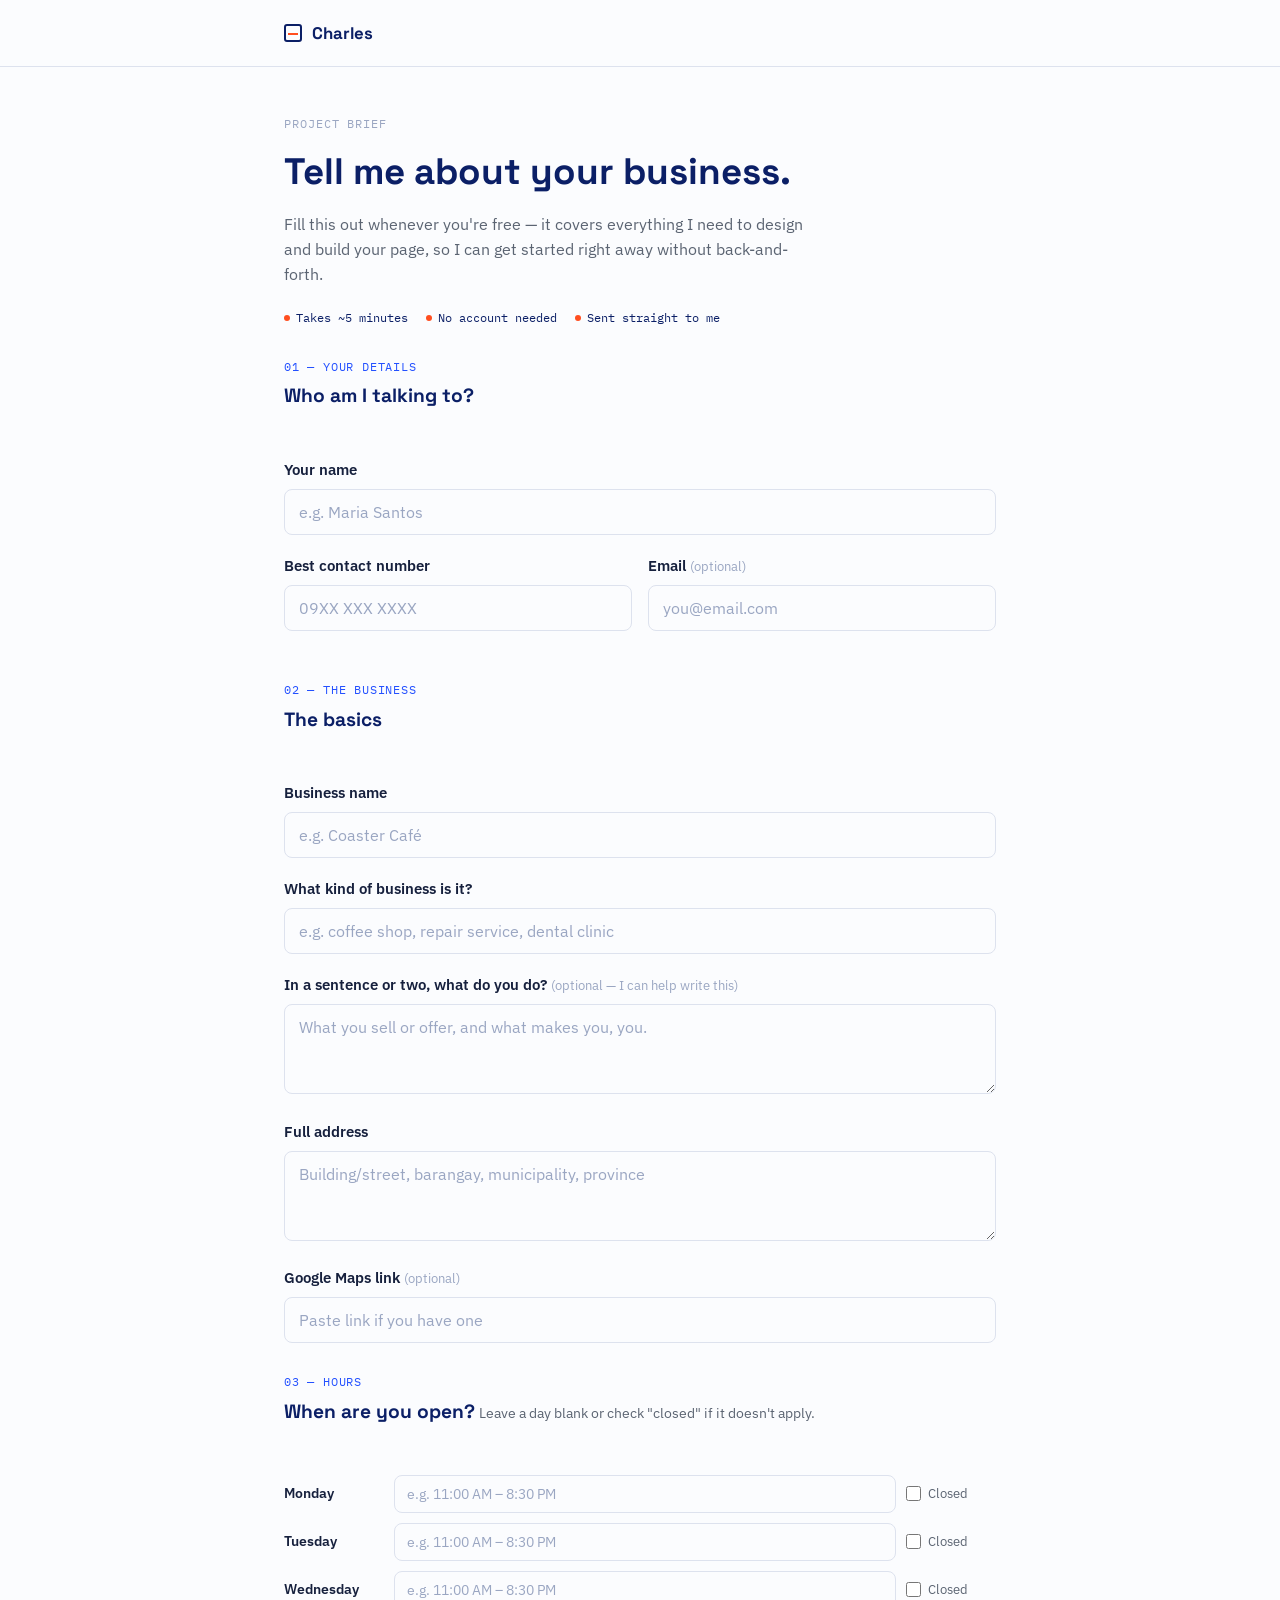
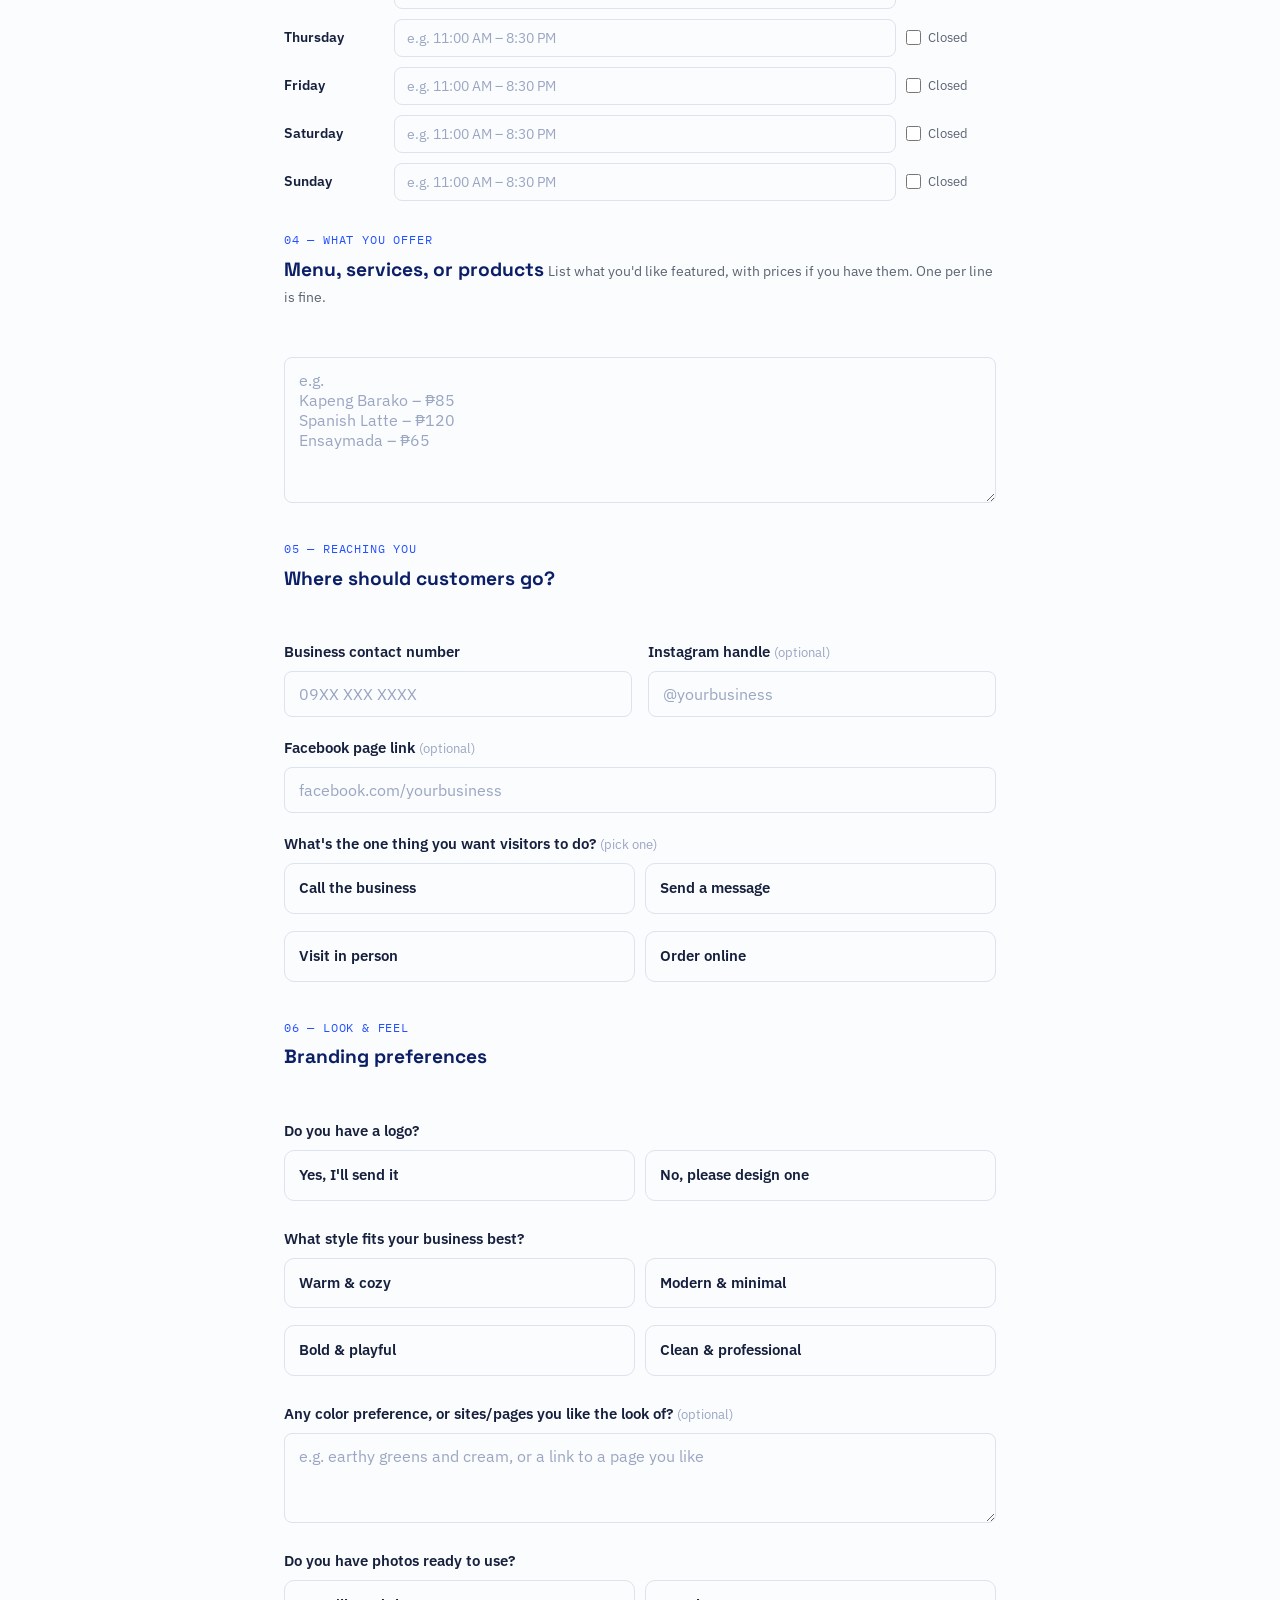
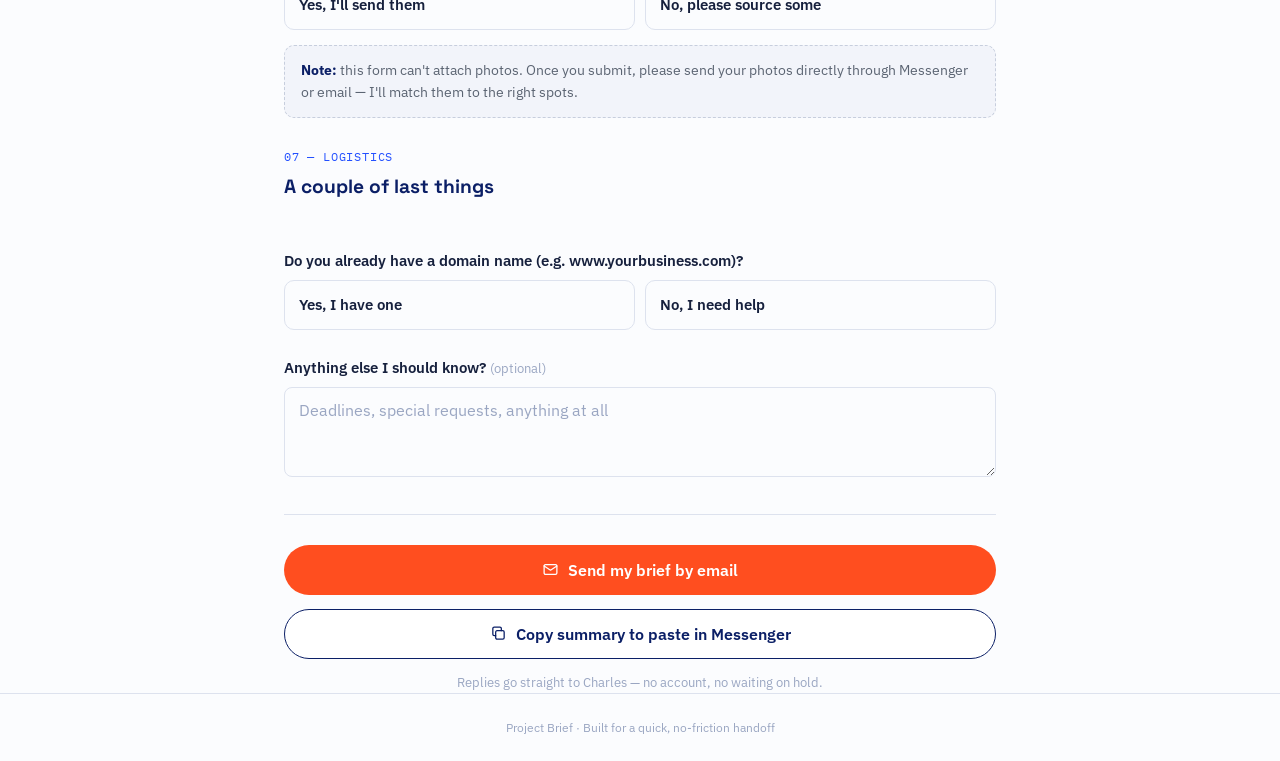
<file: client-intake-form.html>
<!DOCTYPE html>
<html lang="en">
<head>
<meta charset="UTF-8">
<meta name="viewport" content="width=device-width, initial-scale=1.0">
<title>Project Brief — Charles</title>
<meta name="description" content="Quick project brief for your landing page — takes about 5 minutes.">
<meta name="theme-color" content="#0B1F66">
<link rel="icon" href="data:image/svg+xml,%3Csvg xmlns='http://www.w3.org/2000/svg' viewBox='0 0 32 32'%3E%3Crect width='32' height='32' fill='%230B1F66'/%3E%3Cpath d='M9 9h14v14H9z' fill='none' stroke='%23ffffff' stroke-width='2'/%3E%3Cpath d='M9 16h14' stroke='%23FF4E1F' stroke-width='2'/%3E%3C/svg%3E">
<link rel="preconnect" href="https://fonts.googleapis.com">
<link rel="preconnect" href="https://fonts.gstatic.com" crossorigin>
<link href="https://fonts.googleapis.com/css2?family=Space+Grotesk:wght@500;700&family=IBM+Plex+Sans:wght@400;500;600;700&family=IBM+Plex+Mono:wght@400;500&display=swap" rel="stylesheet">
<style>

  :root{
    --navy:#0B1F66;
    --blue:#2350FF;
    --orange:#FF4E1F;
    --orange-soft:#FFD9CC;
    --ink:#16203D;
    --muted:#5B6472;
    --line:#DDE2EE;
    --line-soft:#EEF1F8;
    --grey:#9AA6C2;
    --grey-soft:#C7CEDD;
    --panel:#F2F4FA;
    --paper:#FBFCFE;
    --max:760px;
  }

  *{ box-sizing:border-box; margin:0; padding:0; }
  html{ scroll-behavior:smooth; }
  body{
    background:var(--paper);
    color:var(--ink);
    font-family:'IBM Plex Sans', sans-serif;
    font-size:16px;
    line-height:1.55;
    -webkit-font-smoothing:antialiased;
  }
  h1,h2,h3{ font-family:'Space Grotesk', sans-serif; color:var(--navy); }
  a{ color:var(--blue); }
  .wrap{ max-width:var(--max); margin:0 auto; padding:0 24px; }
  :focus-visible{ outline:2px solid var(--orange); outline-offset:2px; }

  /* ============ HEADER ============ */
  header{ border-bottom:1px solid var(--line); padding:20px 0; }
  .brand{ display:flex; align-items:center; gap:10px; font-family:'Space Grotesk', sans-serif; font-weight:700; font-size:1.05rem; color:var(--navy); text-decoration:none; }
  .brand__mark{ width:18px; height:18px; border:2px solid var(--navy); border-radius:3px; position:relative; flex:none; }
  .brand__mark::after{ content:''; position:absolute; left:2px; right:2px; top:50%; height:2px; background:var(--orange); }

  /* ============ TOP INTRO ============ */
  .intro{ padding:48px 0 30px; }
  .fig-label{ font-family:'IBM Plex Mono', monospace; font-size:0.72rem; letter-spacing:0.08em; text-transform:uppercase; color:var(--grey); margin-bottom:10px; }
  .intro h1{ font-size:clamp(1.7rem,4vw,2.3rem); margin-bottom:12px; }
  .intro p{ color:var(--muted); max-width:540px; }
  .intro-meta{ display:flex; gap:18px; flex-wrap:wrap; margin-top:22px; font-family:'IBM Plex Mono', monospace; font-size:0.78rem; color:var(--navy); }
  .intro-meta span{ display:inline-flex; align-items:center; gap:6px; }
  .intro-meta i{ width:6px; height:6px; border-radius:50%; background:var(--orange); display:inline-block; }

  /* ============ FORM LAYOUT ============ */
  form{ padding-bottom:40px; }
  fieldset{ border:none; padding:30px 0; border-top:1px solid var(--line); }
  fieldset:first-of-type{ border-top:1px solid var(--line); }
  legend{ width:100%; padding:0 0 18px; }
  .legend-tag{ font-family:'IBM Plex Mono', monospace; font-size:0.72rem; letter-spacing:0.07em; text-transform:uppercase; color:var(--blue); display:block; margin-bottom:6px; }
  .legend-title{ font-family:'Space Grotesk', sans-serif; font-size:1.2rem; color:var(--navy); font-weight:700; }
  .legend-sub{ color:var(--muted); font-size:0.9rem; margin-top:4px; }

  .field{ margin-bottom:20px; }
  .field:last-child{ margin-bottom:0; }
  .field label{ display:block; font-weight:600; font-size:0.92rem; margin-bottom:7px; color:var(--ink); }
  .field .hint{ display:block; font-weight:400; font-size:0.82rem; color:var(--muted); margin-top:5px; }
  .field .optional{ font-weight:400; color:var(--grey); font-size:0.8rem; }

  input[type="text"], input[type="tel"], input[type="email"], input[type="url"], textarea, select{
    width:100%;
    font-family:'IBM Plex Sans', sans-serif;
    font-size:0.97rem;
    color:var(--ink);
    background:var(--paper);
    border:1.5px solid var(--line);
    border-radius:8px;
    padding:12px 14px;
    transition:border-color 0.15s ease, background 0.15s ease;
  }
  input::placeholder, textarea::placeholder{ color:var(--grey); }
  input:focus, textarea:focus, select:focus{ border-color:var(--blue); background:#fff; outline:none; }
  textarea{ resize:vertical; min-height:90px; }

  .row2{ display:grid; grid-template-columns:1fr 1fr; gap:16px; }

  /* hours grid */
  .hours-grid{ display:grid; gap:10px; }
  .hours-row{ display:grid; grid-template-columns:100px 1fr 90px; gap:10px; align-items:center; }
  .hours-row .day{ font-weight:600; font-size:0.88rem; }
  .hours-row input[type="text"]{ padding:9px 12px; font-size:0.88rem; }
  .closed-toggle{ display:flex; align-items:center; gap:7px; font-size:0.8rem; color:var(--muted); }
  .closed-toggle input{ width:15px; height:15px; accent-color:var(--orange); }

  /* choice cards (radio/checkbox styled as cards) */
  .choice-grid{ display:grid; grid-template-columns:repeat(2,1fr); gap:10px; }
  .choice-card{
    position:relative; border:1.5px solid var(--line); border-radius:10px;
    padding:13px 14px; cursor:pointer; font-size:0.88rem; font-weight:500;
    transition:border-color 0.15s ease, background 0.15s ease;
  }
  .choice-card input{ position:absolute; opacity:0; inset:0; cursor:pointer; margin:0; }
  .choice-card:has(input:checked){ border-color:var(--blue); background:var(--line-soft); color:var(--navy); }
  .choice-card:has(input:focus-visible){ outline:2px solid var(--orange); outline-offset:2px; }

  /* photo readiness */
  .photo-note{
    background:var(--panel); border:1px dashed var(--grey-soft); border-radius:10px;
    padding:14px 16px; font-size:0.86rem; color:var(--muted); margin-top:8px;
  }
  .photo-note strong{ color:var(--navy); }

  /* ============ ACTIONS ============ */
  .actions{
    border-top:1px solid var(--line);
    padding-top:30px;
    display:flex; flex-direction:column; gap:14px;
  }
  .btn{
    display:inline-flex; align-items:center; justify-content:center; gap:9px;
    font-family:'IBM Plex Sans', sans-serif; font-weight:600; font-size:0.97rem;
    padding:14px 24px; border-radius:30px; border:1.5px solid transparent;
    cursor:pointer; transition:transform 0.15s ease, background 0.15s ease, color 0.15s ease;
    width:100%;
  }
  .btn:hover{ transform:translateY(-1px); }
  .btn-primary{ background:var(--orange); color:#fff; }
  .btn-primary:hover{ background:#E1430F; }
  .btn-outline{ background:#fff; border-color:var(--navy); color:var(--navy); }
  .btn-outline:hover{ background:var(--navy); color:#fff; }
  .btn svg{ width:17px; height:17px; flex:none; stroke:currentColor; fill:none; stroke-width:1.8; stroke-linecap:round; stroke-linejoin:round; }

  .status-msg{
    display:none; font-family:'IBM Plex Mono', monospace; font-size:0.82rem;
    padding:12px 14px; border-radius:8px; background:var(--line-soft); color:var(--navy);
    border:1px solid var(--line);
  }
  .status-msg.show{ display:block; }

  .actions-note{ font-size:0.8rem; color:var(--grey); text-align:center; }

  footer{ border-top:1px solid var(--line); padding:24px 0; text-align:center; }
  footer p{ font-size:0.78rem; color:var(--grey); }

  /* ============ RESPONSIVE ============ */
  @media (max-width:560px){
    .row2{ grid-template-columns:1fr; }
    .choice-grid{ grid-template-columns:1fr 1fr; }
    .hours-row{ grid-template-columns:78px 1fr 76px; }
    .hours-row .day{ font-size:0.8rem; }
  }
</style>
</head>
<body>

<header>
  <div class="wrap">
    <a href="index.html" class="brand">
      <span class="brand__mark" aria-hidden="true"></span>
      Charles
    </a>
  </div>
</header>

<section class="intro">
  <div class="wrap">
    <div class="fig-label">Project Brief</div>
    <h1>Tell me about your business.</h1>
    <p>Fill this out whenever you're free — it covers everything I need to design and build your page, so I can get started right away without back-and-forth.</p>
    <div class="intro-meta">
      <span><i></i>Takes ~5 minutes</span>
      <span><i></i>No account needed</span>
      <span><i></i>Sent straight to me</span>
    </div>
  </div>
</section>

<form id="briefForm" class="wrap">

  <!-- ============ YOUR INFO ============ -->
  <fieldset>
    <legend>
      <span class="legend-tag">01 — Your details</span>
      <span class="legend-title">Who am I talking to?</span>
    </legend>

    <div class="field">
      <label for="yourName">Your name</label>
      <input type="text" id="yourName" name="yourName" placeholder="e.g. Maria Santos" required>
    </div>
    <div class="row2">
      <div class="field">
        <label for="yourPhone">Best contact number</label>
        <input type="tel" id="yourPhone" name="yourPhone" placeholder="09XX XXX XXXX" required>
      </div>
      <div class="field">
        <label for="yourEmail">Email <span class="optional">(optional)</span></label>
        <input type="email" id="yourEmail" name="yourEmail" placeholder="you@email.com">
      </div>
    </div>
  </fieldset>

  <!-- ============ BUSINESS INFO ============ -->
  <fieldset>
    <legend>
      <span class="legend-tag">02 — The business</span>
      <span class="legend-title">The basics</span>
    </legend>

    <div class="field">
      <label for="bizName">Business name</label>
      <input type="text" id="bizName" name="bizName" placeholder="e.g. Coaster Café" required>
    </div>
    <div class="field">
      <label for="bizType">What kind of business is it?</label>
      <input type="text" id="bizType" name="bizType" placeholder="e.g. coffee shop, repair service, dental clinic">
    </div>
    <div class="field">
      <label for="bizDesc">In a sentence or two, what do you do? <span class="optional">(optional — I can help write this)</span></label>
      <textarea id="bizDesc" name="bizDesc" placeholder="What you sell or offer, and what makes you, you."></textarea>
    </div>
    <div class="field">
      <label for="bizAddress">Full address</label>
      <textarea id="bizAddress" name="bizAddress" placeholder="Building/street, barangay, municipality, province" required></textarea>
    </div>
    <div class="field">
      <label for="mapsLink">Google Maps link <span class="optional">(optional)</span></label>
      <input type="url" id="mapsLink" name="mapsLink" placeholder="Paste link if you have one">
    </div>
  </fieldset>

  <!-- ============ HOURS ============ -->
  <fieldset>
    <legend>
      <span class="legend-tag">03 — Hours</span>
      <span class="legend-title">When are you open?</span>
      <span class="legend-sub">Leave a day blank or check "closed" if it doesn't apply.</span>
    </legend>
    <div class="hours-grid" id="hoursGrid">
      <!-- rows injected for brevity in markup below -->
      <div class="hours-row"><span class="day">Monday</span><input type="text" name="hours_mon" placeholder="e.g. 11:00 AM – 8:30 PM"><label class="closed-toggle"><input type="checkbox" name="closed_mon"> Closed</label></div>
      <div class="hours-row"><span class="day">Tuesday</span><input type="text" name="hours_tue" placeholder="e.g. 11:00 AM – 8:30 PM"><label class="closed-toggle"><input type="checkbox" name="closed_tue"> Closed</label></div>
      <div class="hours-row"><span class="day">Wednesday</span><input type="text" name="hours_wed" placeholder="e.g. 11:00 AM – 8:30 PM"><label class="closed-toggle"><input type="checkbox" name="closed_wed"> Closed</label></div>
      <div class="hours-row"><span class="day">Thursday</span><input type="text" name="hours_thu" placeholder="e.g. 11:00 AM – 8:30 PM"><label class="closed-toggle"><input type="checkbox" name="closed_thu"> Closed</label></div>
      <div class="hours-row"><span class="day">Friday</span><input type="text" name="hours_fri" placeholder="e.g. 11:00 AM – 8:30 PM"><label class="closed-toggle"><input type="checkbox" name="closed_fri"> Closed</label></div>
      <div class="hours-row"><span class="day">Saturday</span><input type="text" name="hours_sat" placeholder="e.g. 11:00 AM – 8:30 PM"><label class="closed-toggle"><input type="checkbox" name="closed_sat"> Closed</label></div>
      <div class="hours-row"><span class="day">Sunday</span><input type="text" name="hours_sun" placeholder="e.g. 11:00 AM – 8:30 PM"><label class="closed-toggle"><input type="checkbox" name="closed_sun"> Closed</label></div>
    </div>
  </fieldset>

  <!-- ============ MENU / SERVICES ============ -->
  <fieldset>
    <legend>
      <span class="legend-tag">04 — What you offer</span>
      <span class="legend-title">Menu, services, or products</span>
      <span class="legend-sub">List what you'd like featured, with prices if you have them. One per line is fine.</span>
    </legend>
    <div class="field">
      <textarea id="offerings" name="offerings" rows="6" placeholder="e.g.&#10;Kapeng Barako – ₱85&#10;Spanish Latte – ₱120&#10;Ensaymada – ₱65" required></textarea>
    </div>
  </fieldset>

  <!-- ============ CONTACT & ACTION ============ -->
  <fieldset>
    <legend>
      <span class="legend-tag">05 — Reaching you</span>
      <span class="legend-title">Where should customers go?</span>
    </legend>

    <div class="row2">
      <div class="field">
        <label for="bizPhone">Business contact number</label>
        <input type="tel" id="bizPhone" name="bizPhone" placeholder="09XX XXX XXXX">
      </div>
      <div class="field">
        <label for="igHandle">Instagram handle <span class="optional">(optional)</span></label>
        <input type="text" id="igHandle" name="igHandle" placeholder="@yourbusiness">
      </div>
    </div>
    <div class="field">
      <label for="fbPage">Facebook page link <span class="optional">(optional)</span></label>
      <input type="url" id="fbPage" name="fbPage" placeholder="facebook.com/yourbusiness">
    </div>

    <div class="field">
      <label>What's the one thing you want visitors to do? <span class="optional">(pick one)</span></label>
      <div class="choice-grid">
        <label class="choice-card"><input type="radio" name="mainGoal" value="Call"> Call the business</label>
        <label class="choice-card"><input type="radio" name="mainGoal" value="Message"> Send a message</label>
        <label class="choice-card"><input type="radio" name="mainGoal" value="Visit"> Visit in person</label>
        <label class="choice-card"><input type="radio" name="mainGoal" value="Order"> Order online</label>
      </div>
    </div>
  </fieldset>

  <!-- ============ LOOK & FEEL ============ -->
  <fieldset>
    <legend>
      <span class="legend-tag">06 — Look & feel</span>
      <span class="legend-title">Branding preferences</span>
    </legend>

    <div class="field">
      <label>Do you have a logo?</label>
      <div class="choice-grid">
        <label class="choice-card"><input type="radio" name="hasLogo" value="Yes, I'll send it"> Yes, I'll send it</label>
        <label class="choice-card"><input type="radio" name="hasLogo" value="No, please design one"> No, please design one</label>
      </div>
    </div>

    <div class="field">
      <label>What style fits your business best?</label>
      <div class="choice-grid">
        <label class="choice-card"><input type="radio" name="style" value="Warm & Cozy"> Warm &amp; cozy</label>
        <label class="choice-card"><input type="radio" name="style" value="Modern & Minimal"> Modern &amp; minimal</label>
        <label class="choice-card"><input type="radio" name="style" value="Bold & Playful"> Bold &amp; playful</label>
        <label class="choice-card"><input type="radio" name="style" value="Clean & Professional"> Clean &amp; professional</label>
      </div>
    </div>

    <div class="field">
      <label for="colorPref">Any color preference, or sites/pages you like the look of? <span class="optional">(optional)</span></label>
      <textarea id="colorPref" name="colorPref" placeholder="e.g. earthy greens and cream, or a link to a page you like"></textarea>
    </div>

    <div class="field">
      <label>Do you have photos ready to use?</label>
      <div class="choice-grid">
        <label class="choice-card"><input type="radio" name="hasPhotos" value="Yes, I'll send them"> Yes, I'll send them</label>
        <label class="choice-card"><input type="radio" name="hasPhotos" value="No, please source some"> No, please source some</label>
      </div>
      <div class="photo-note">
        <strong>Note:</strong> this form can't attach photos. Once you submit, please send your photos directly through Messenger or email — I'll match them to the right spots.
      </div>
    </div>
  </fieldset>

  <!-- ============ LOGISTICS ============ -->
  <fieldset>
    <legend>
      <span class="legend-tag">07 — Logistics</span>
      <span class="legend-title">A couple of last things</span>
    </legend>

    <div class="field">
      <label>Do you already have a domain name (e.g. www.yourbusiness.com)?</label>
      <div class="choice-grid">
        <label class="choice-card"><input type="radio" name="hasDomain" value="Yes, I have one"> Yes, I have one</label>
        <label class="choice-card"><input type="radio" name="hasDomain" value="No, I need help"> No, I need help</label>
      </div>
    </div>

    <div class="field">
      <label for="extraNotes">Anything else I should know? <span class="optional">(optional)</span></label>
      <textarea id="extraNotes" name="extraNotes" placeholder="Deadlines, special requests, anything at all"></textarea>
    </div>
  </fieldset>

  <!-- ============ ACTIONS ============ -->
  <div class="actions">
    <button type="button" id="emailBtn" class="btn btn-primary">
      <svg viewBox="0 0 24 24"><rect x="3" y="5" width="18" height="14" rx="2"/><path d="M3 7l9 6 9-6"/></svg>
      Send my brief by email
    </button>
    <button type="button" id="copyBtn" class="btn btn-outline">
      <svg viewBox="0 0 24 24"><rect x="8" y="8" width="12" height="12" rx="2"/><path d="M16 8V5a2 2 0 0 0-2-2H6a2 2 0 0 0-2 2v8a2 2 0 0 0 2 2h2"/></svg>
      Copy summary to paste in Messenger
    </button>
    <div id="statusMsg" class="status-msg"></div>
    <p class="actions-note">Replies go straight to Charles — no account, no waiting on hold.</p>
  </div>

</form>

<footer>
  <div class="wrap">
    <p>Project Brief · Built for a quick, no-friction handoff</p>
  </div>
</footer>

<script>
  // ===== CONFIG: set the destination email once here, reused everywhere =====
  const DEST_EMAIL = "cabriracharles@gmail.com";

  const form = document.getElementById('briefForm');
  const statusMsg = document.getElementById('statusMsg');

  function showStatus(text){
    statusMsg.textContent = text;
    statusMsg.classList.add('show');
  }

  function val(name){
    const el = form.elements[name];
    if(!el) return '';
    if(el.length){ // radio group
      for(const r of el){ if(r.checked) return r.value; }
      return '';
    }
    if(el.type === 'checkbox') return el.checked;
    return el.value.trim();
  }

  function dayLine(label, hoursName, closedName){
    const closed = val(closedName);
    const hrs = val(hoursName);
    if(closed) return `${label}: Closed`;
    if(!hrs) return null;
    return `${label}: ${hrs}`;
  }

  function buildSummary(){
    const lines = [];
    lines.push('=== PROJECT BRIEF ===');
    lines.push('');
    lines.push('-- Contact --');
    lines.push(`Name: ${val('yourName') || '—'}`);
    lines.push(`Phone: ${val('yourPhone') || '—'}`);
    if(val('yourEmail')) lines.push(`Email: ${val('yourEmail')}`);
    lines.push('');
    lines.push('-- Business --');
    lines.push(`Business name: ${val('bizName') || '—'}`);
    if(val('bizType')) lines.push(`Type: ${val('bizType')}`);
    if(val('bizDesc')) lines.push(`Description: ${val('bizDesc')}`);
    lines.push(`Address: ${val('bizAddress') || '—'}`);
    if(val('mapsLink')) lines.push(`Maps link: ${val('mapsLink')}`);
    lines.push('');
    lines.push('-- Hours --');
    const hoursLines = [
      dayLine('Mon','hours_mon','closed_mon'),
      dayLine('Tue','hours_tue','closed_tue'),
      dayLine('Wed','hours_wed','closed_wed'),
      dayLine('Thu','hours_thu','closed_thu'),
      dayLine('Fri','hours_fri','closed_fri'),
      dayLine('Sat','hours_sat','closed_sat'),
      dayLine('Sun','hours_sun','closed_sun'),
    ].filter(Boolean);
    lines.push(hoursLines.length ? hoursLines.join(' | ') : '—');
    lines.push('');
    lines.push('-- Menu / Services --');
    lines.push(val('offerings') || '—');
    lines.push('');
    lines.push('-- Reaching them --');
    if(val('bizPhone')) lines.push(`Business phone: ${val('bizPhone')}`);
    if(val('igHandle')) lines.push(`Instagram: ${val('igHandle')}`);
    if(val('fbPage')) lines.push(`Facebook: ${val('fbPage')}`);
    lines.push(`Main visitor action: ${val('mainGoal') || '—'}`);
    lines.push('');
    lines.push('-- Branding --');
    lines.push(`Logo: ${val('hasLogo') || '—'}`);
    lines.push(`Style: ${val('style') || '—'}`);
    if(val('colorPref')) lines.push(`Color/inspiration notes: ${val('colorPref')}`);
    lines.push(`Photos: ${val('hasPhotos') || '—'}`);
    lines.push('');
    lines.push('-- Logistics --');
    lines.push(`Domain: ${val('hasDomain') || '—'}`);
    if(val('extraNotes')) lines.push(`Extra notes: ${val('extraNotes')}`);

    return lines.join('\n');
  }

  document.getElementById('emailBtn').addEventListener('click', () => {
    if(!form.reportValidity()) return;
    const bizName = val('bizName') || 'New project';
    const subject = `Project Brief — ${bizName}`;
    const body = buildSummary();
    const mailto = `mailto:${DEST_EMAIL}?subject=${encodeURIComponent(subject)}&body=${encodeURIComponent(body)}`;
    window.location.href = mailto;
    showStatus('Opening your email app with everything filled in — just hit send.');
  });

  document.getElementById('copyBtn').addEventListener('click', async () => {
    if(!form.reportValidity()) return;
    const text = buildSummary();
    try{
      await navigator.clipboard.writeText(text);
      showStatus('Copied! Paste it into Messenger, IG DM, or wherever you reached out from.');
    }catch(e){
      showStatus('Could not copy automatically — please select and copy the text manually.');
    }
  });
</script>

</body>
</html>
</file>
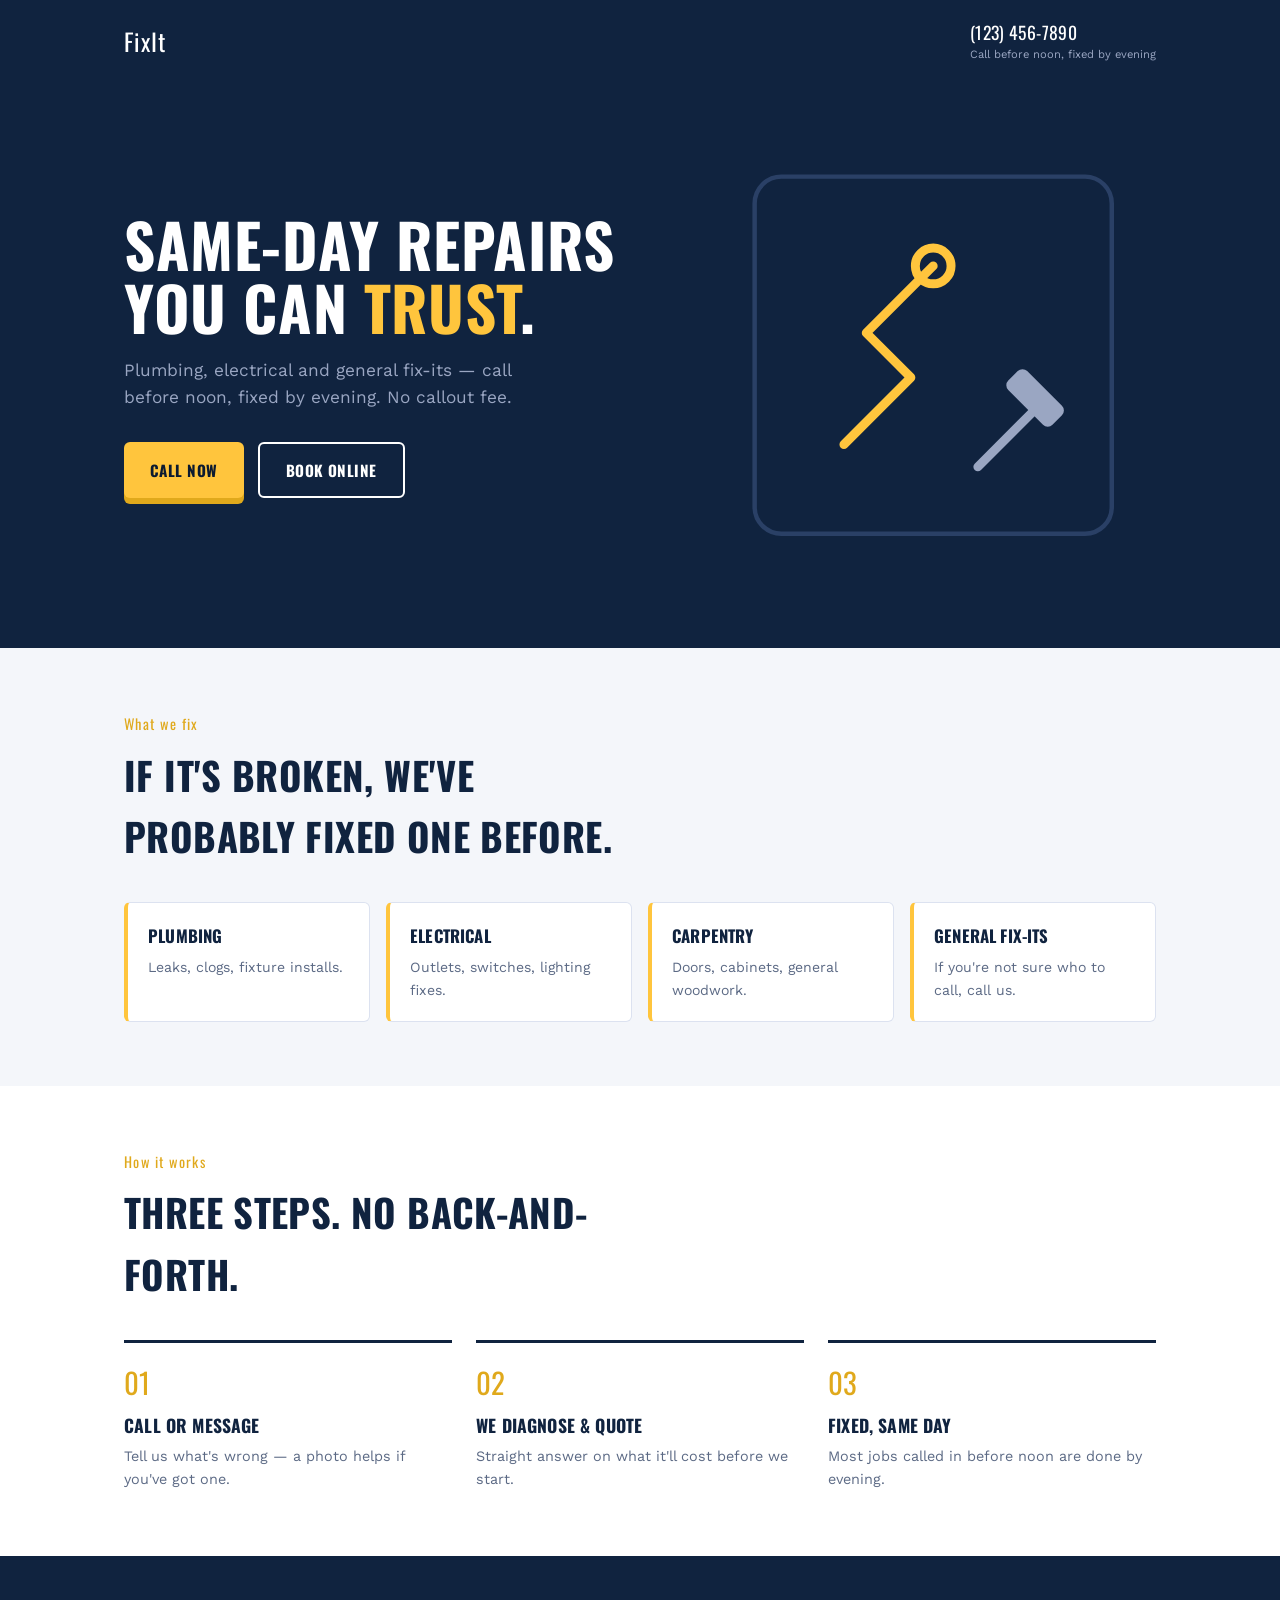
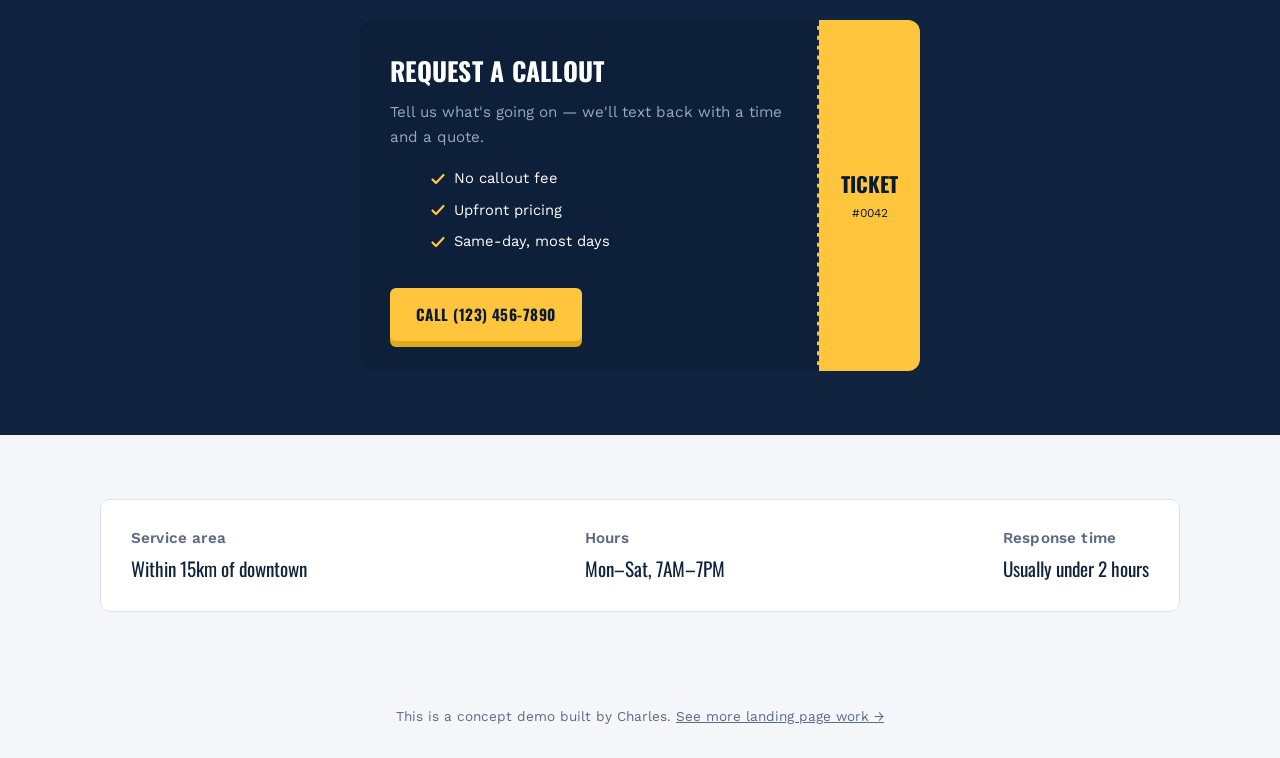
<file: fixit-home-repairs.html>
<!DOCTYPE html>
<html lang="en">
<head>
<meta charset="UTF-8">
<meta name="viewport" content="width=device-width, initial-scale=1.0">
<title>FixIt Home Repairs — Same-Day Repairs You Can Trust</title>
<meta name="description" content="Plumbing, electrical and general fix-its. Call before noon, fixed by evening.">
<link rel="icon" href="data:image/svg+xml,%3Csvg xmlns='http://www.w3.org/2000/svg' viewBox='0 0 32 32'%3E%3Crect width='32' height='32' fill='%2310233F'/%3E%3Cpath d='M8 24l16-16M16 8l8 0 0 8' stroke='%23FFC53D' stroke-width='2' fill='none'/%3E%3C/svg%3E">
<link rel="preconnect" href="https://fonts.googleapis.com">
<link rel="preconnect" href="https://fonts.gstatic.com" crossorigin>
<link href="https://fonts.googleapis.com/css2?family=Oswald:wght@500;600;700&family=Work+Sans:wght@400;500;600;700&display=swap" rel="stylesheet">
<style>
  :root{
    --navy:#10233F; --navy-deep:#0B1A30; --safety:#FFC53D; --safety-deep:#E0A91C;
    --steel:#9AA6C2; --paper:#F4F6FA; --ink:#10233F; --muted:#5C6A85; --border:#DCE2F0;
    --display:'Oswald', sans-serif; --body:'Work Sans', sans-serif;
  }
  *,*::before,*::after{ box-sizing:border-box; }
  body{ margin:0; background:var(--paper); color:var(--ink); font-family:var(--body); line-height:1.6; }
  img,svg{ display:block; max-width:100%; }
  a{ color:inherit; text-decoration:none; }
  h1,h2,h3{ font-family:var(--display); text-transform:uppercase; letter-spacing:0.01em; margin:0; }
  p{ margin:0; }
  :focus-visible{ outline:2px solid var(--safety); outline-offset:3px; }
  .container{ max-width:1080px; margin-inline:auto; padding-inline:24px; }
  .btn{ display:inline-flex; align-items:center; gap:8px; padding:14px 26px; border-radius:6px; font-weight:700; font-size:0.95rem; font-family:var(--display); letter-spacing:0.03em; text-transform:uppercase; transition:transform .15s ease; }
  .btn:hover{ transform:translateY(-2px); }
  .btn--safety{ background:var(--safety); color:var(--navy-deep); box-shadow:0 6px 0 var(--safety-deep); }
  .btn--safety:active{ transform:translateY(2px); box-shadow:0 3px 0 var(--safety-deep); }
  .btn--outline{ border:2px solid #fff; color:#fff; }

  /* nav */
  .nav{ background:var(--navy); color:#fff; }
  .nav__inner{ display:flex; align-items:center; justify-content:space-between; padding-block:18px; }
  .logo{ font-family:var(--display); font-size:1.5rem; letter-spacing:0.04em; }
  .nav .phone{ font-family:var(--display); font-size:1.1rem; letter-spacing:.02em; }
  .nav .phone span{ display:block; font-family:var(--body); font-size:0.7rem; color:var(--steel); text-transform:none; letter-spacing:0; }

  /* hero */
  .hero{ background:var(--navy); color:#fff; padding-block:50px 70px; position:relative; overflow:hidden; }
  .hero__grid{ display:grid; grid-template-columns:1.1fr 0.9fr; gap:40px; align-items:center; }
  .hero h1{ font-size:clamp(2.4rem,4.5vw + 1rem,3.8rem); line-height:1.04; }
  .hero h1 span{ color:var(--safety); }
  .hero__lede{ margin-top:18px; color:var(--steel); font-size:1.08rem; max-width:40ch; }
  .hero__ctas{ display:flex; flex-wrap:wrap; gap:14px; margin-top:30px; }
  @media (max-width:900px){ .hero__grid{ grid-template-columns:1fr; } .hero__art{ order:-1; max-width:260px; margin-inline:auto; } }
  .hero__art{ aspect-ratio:1/1; }

  /* sections */
  .section{ padding-block:64px; }
  .section__head{ max-width:520px; margin-bottom:36px; }
  .eyebrow{ font-family:var(--display); letter-spacing:0.1em; color:var(--safety-deep); font-size:0.9rem; }
  .section__head h2{ font-size:clamp(1.8rem,3vw + 1rem,2.4rem); margin-top:8px; }

  .service-grid{ display:grid; grid-template-columns:repeat(4,1fr); gap:16px; }
  @media (max-width:860px){ .service-grid{ grid-template-columns:repeat(2,1fr); } }
  .service-card{ background:#fff; border:1px solid var(--border); border-left:4px solid var(--safety); border-radius:6px; padding:20px; }
  .service-card h3{ font-size:1.05rem; }
  .service-card p{ font-size:0.88rem; color:var(--muted); margin-top:6px; }

  .process{ background:#fff; }
  .process-grid{ display:grid; grid-template-columns:repeat(3,1fr); gap:24px; }
  @media (max-width:760px){ .process-grid{ grid-template-columns:1fr; } }
  .process-step{ border-top:3px solid var(--navy); padding-top:16px; }
  .process-step__num{ font-family:var(--display); font-size:1.8rem; color:var(--safety-deep); }
  .process-step h3{ font-size:1.1rem; margin-top:6px; }
  .process-step p{ font-size:0.9rem; color:var(--muted); margin-top:6px; }

  /* ticket */
  .ticket{ background:var(--navy); color:#fff; padding-block:64px; }
  .ticket__wrap{ max-width:560px; margin-inline:auto; background:#0E1F3A; border-radius:12px; position:relative; display:grid; grid-template-columns:1fr auto; overflow:hidden; }
  .ticket__main{ padding:30px; }
  .ticket__stub{ background:var(--safety); color:var(--navy-deep); padding:30px 22px; display:flex; flex-direction:column; align-items:center; justify-content:center; text-align:center; border-left:2px dashed var(--navy); }
  .ticket__stub strong{ font-family:var(--display); font-size:1.3rem; }
  .ticket__stub span{ font-size:0.75rem; margin-top:4px; }
  .ticket h2{ font-size:1.6rem; color:#fff; }
  .ticket p{ color:var(--steel); margin-top:10px; font-size:0.95rem; }
  .ticket__list{ margin-top:18px; display:flex; flex-direction:column; gap:8px; font-size:0.92rem; }
  .ticket__list li{ list-style:none; display:flex; align-items:center; gap:8px; }
  @media (max-width:560px){ .ticket__wrap{ grid-template-columns:1fr; } .ticket__stub{ border-left:none; border-top:2px dashed var(--navy); } }

  .strip{ display:flex; flex-wrap:wrap; justify-content:space-between; gap:20px; background:#fff; border:1px solid var(--border); border-radius:10px; padding:26px 30px; }
  .strip div h3{ font-size:0.95rem; color:var(--muted); font-family:var(--body); text-transform:none; font-weight:600; }
  .strip div p{ font-family:var(--display); font-size:1.2rem; margin-top:4px; }

  .footer{ padding-block:30px; text-align:center; font-size:0.85rem; color:var(--muted); }
  .footer a{ text-decoration:underline; }
</style>
</head>
<body>

<div class="nav">
  <div class="container nav__inner">
    <div class="logo">FixIt</div>
    <a class="phone" href="tel:+1234567890">(123) 456-7890<span>Call before noon, fixed by evening</span></a>
  </div>
</div>

<section class="hero">
  <div class="container hero__grid">
    <div>
      <h1>Same-day repairs you can <span>trust</span>.</h1>
      <p class="hero__lede">Plumbing, electrical and general fix-its — call before noon, fixed by evening. No callout fee.</p>
      <div class="hero__ctas">
        <a class="btn btn--safety" href="tel:+1234567890">Call now</a>
        <a class="btn btn--outline" href="#book">Book online</a>
      </div>
    </div>
    <svg class="hero__art" viewBox="0 0 200 200" aria-hidden="true">
      <rect x="20" y="20" width="160" height="160" rx="12" fill="none" stroke="#2A4066" stroke-width="2"/>
      <path d="M60 140 L90 110 L70 90 L100 60" stroke="#FFC53D" stroke-width="4" fill="none" stroke-linecap="round" stroke-linejoin="round"/>
      <circle cx="100" cy="60" r="8" fill="none" stroke="#FFC53D" stroke-width="4"/>
      <path d="M120 150 L150 120" stroke="#9AA6C2" stroke-width="4" stroke-linecap="round"/>
      <rect x="140" y="105" width="28" height="12" rx="3" fill="#9AA6C2" transform="rotate(45 140 105)"/>
    </svg>
  </div>
</section>

<section class="section">
  <div class="container">
    <div class="section__head">
      <p class="eyebrow">What we fix</p>
      <h2>If it's broken, we've probably fixed one before.</h2>
    </div>
    <div class="service-grid">
      <div class="service-card"><h3>Plumbing</h3><p>Leaks, clogs, fixture installs.</p></div>
      <div class="service-card"><h3>Electrical</h3><p>Outlets, switches, lighting fixes.</p></div>
      <div class="service-card"><h3>Carpentry</h3><p>Doors, cabinets, general woodwork.</p></div>
      <div class="service-card"><h3>General fix-its</h3><p>If you're not sure who to call, call us.</p></div>
    </div>
  </div>
</section>

<section class="section process">
  <div class="container">
    <div class="section__head">
      <p class="eyebrow">How it works</p>
      <h2>Three steps. No back-and-forth.</h2>
    </div>
    <div class="process-grid">
      <div class="process-step"><div class="process-step__num">01</div><h3>Call or message</h3><p>Tell us what's wrong — a photo helps if you've got one.</p></div>
      <div class="process-step"><div class="process-step__num">02</div><h3>We diagnose &amp; quote</h3><p>Straight answer on what it'll cost before we start.</p></div>
      <div class="process-step"><div class="process-step__num">03</div><h3>Fixed, same day</h3><p>Most jobs called in before noon are done by evening.</p></div>
    </div>
  </div>
</section>

<section class="ticket" id="book">
  <div class="container">
    <div class="ticket__wrap">
      <div class="ticket__main">
        <h2>Request a callout</h2>
        <p>Tell us what's going on — we'll text back with a time and a quote.</p>
        <ul class="ticket__list">
          <li><svg width="16" height="16" viewBox="0 0 16 16" fill="none" stroke="#FFC53D" stroke-width="2.2" stroke-linecap="round" stroke-linejoin="round"><path d="M2.5 8.5l3.5 3.5L13.5 4"/></svg> No callout fee</li>
          <li><svg width="16" height="16" viewBox="0 0 16 16" fill="none" stroke="#FFC53D" stroke-width="2.2" stroke-linecap="round" stroke-linejoin="round"><path d="M2.5 8.5l3.5 3.5L13.5 4"/></svg> Upfront pricing</li>
          <li><svg width="16" height="16" viewBox="0 0 16 16" fill="none" stroke="#FFC53D" stroke-width="2.2" stroke-linecap="round" stroke-linejoin="round"><path d="M2.5 8.5l3.5 3.5L13.5 4"/></svg> Same-day, most days</li>
        </ul>
        <a class="btn btn--safety" style="margin-top:20px;" href="tel:+1234567890">Call (123) 456-7890</a>
      </div>
      <div class="ticket__stub">
        <strong>TICKET</strong>
        <span>#0042</span>
      </div>
    </div>
  </div>
</section>

<section class="section">
  <div class="container strip">
    <div><h3>Service area</h3><p>Within 15km of downtown</p></div>
    <div><h3>Hours</h3><p>Mon–Sat, 7AM–7PM</p></div>
    <div><h3>Response time</h3><p>Usually under 2 hours</p></div>
  </div>
</section>

<footer class="footer">
  <p>This is a concept demo built by Charles. <a href="index.html">See more landing page work →</a></p>
</footer>

</body>
</html>
</file>
<file: style.css>
:root{
--paper:#F6F7FB;
--paper-card:#FFFFFF;
--ink:#14181F;
--muted:#5B6472;
--blue:#2350FF;
--blue-deep:#0B1F66;
--grid-line:rgba(35,80,255,0.10);
--signal:#FF4E1F;
--signal-deep:#D63E14;
--border:#DDE2EE;

--font-display:'Space Grotesk', sans-serif;
--font-body:'IBM Plex Sans', sans-serif;
--font-mono:'IBM Plex Mono', monospace;

--s1:8px; --s2:16px; --s3:24px; --s4:40px; --s5:64px; --s6:96px;
--radius:10px;
--header-h:76px;
}

*,*::before,*::after{ box-sizing:border-box; }
html{ scroll-behavior:smooth; }
@media (prefers-reduced-motion: reduce){
html{ scroll-behavior:auto; }
*,*::before,*::after{ animation-duration:0.001ms !important; animation-iteration-count:1 !important; transition-duration:0.001ms !important; }
}
body{
margin:0;
background:var(--paper);
color:var(--ink);
font-family:var(--font-body);
font-size:1.05rem;
line-height:1.6;
-webkit-font-smoothing:antialiased;
}
img,svg{ display:block; max-width:100%; }
a{ color:inherit; text-decoration:none; }
ul{ margin:0; padding:0; list-style:none; }
h1,h2,h3{ margin:0; font-family:var(--font-display); color:var(--blue-deep); letter-spacing:-0.01em; }
p{ margin:0; }
button{ font:inherit; cursor:pointer; }

:focus-visible{ outline:2px solid var(--blue); outline-offset:3px; border-radius:4px; }

.container{
width:100%;
max-width:1180px;
margin-inline:auto;
padding-inline:var(--s3);
}

/* ---------- Reveal-on-scroll (progressive enhancement) ---------- */
.reveal{ opacity:0; transform:translateY(18px); transition:opacity .7s ease, transform .7s ease; }
.reveal.is-visible{ opacity:1; transform:translateY(0); }
html:not(.js) .reveal{ opacity:1; transform:none; }

/* ---------- Blueprint canvas background ---------- */
.blueprint-bg{
background-image:
    linear-gradient(var(--grid-line) 1px, transparent 1px),
    linear-gradient(90deg, var(--grid-line) 1px, transparent 1px);
background-size:28px 28px;
}

/* ---------- Figure label (section title-block) ---------- */
.fig-label{
display:flex;
align-items:center;
gap:var(--s2);
font-family:var(--font-mono);
font-size:0.78rem;
letter-spacing:0.08em;
color:var(--blue);
text-transform:uppercase;
margin-bottom:var(--s2);
}
.fig-label::after{
content:"";
flex:1;
height:1px;
background:var(--border);
}

.eyebrow{
font-family:var(--font-mono);
font-size:0.8rem;
letter-spacing:0.12em;
text-transform:uppercase;
color:var(--signal-deep);
}

.section{ padding-block:clamp(56px, 9vw, var(--s6)); }
.section__head{ max-width:640px; margin-bottom:var(--s4); }
.section__head h2{ font-size:clamp(1.7rem, 2.6vw + 1rem, 2.5rem); font-weight:700; margin-top:var(--s1); }
.section__head p{ color:var(--muted); margin-top:var(--s2); font-size:1.05rem; }

/* ---------- Buttons ---------- */
.btn{
display:inline-flex;
align-items:center;
justify-content:center;
gap:var(--s1);
padding:14px 24px;
border-radius:999px;
font-family:var(--font-body);
font-weight:600;
font-size:0.98rem;
border:1px solid transparent;
transition:transform .15s ease, box-shadow .15s ease, background .15s ease;
white-space:nowrap;
}
.btn:hover{ transform:translateY(-2px); }
.btn--primary{ background:var(--signal); color:#fff; box-shadow:0 6px 0 var(--signal-deep); }
.btn--primary:hover{ box-shadow:0 8px 0 var(--signal-deep); }
.btn--primary:active{ transform:translateY(2px); box-shadow:0 3px 0 var(--signal-deep); }
.btn--ghost{ background:transparent; color:var(--blue-deep); border-color:var(--border); }
.btn--ghost:hover{ border-color:var(--blue); background:#fff; }
.btn--small{ padding:10px 18px; font-size:0.88rem; }

/* ---------- Header ---------- */
.header{
position:fixed; top:0; left:0; right:0; z-index:50;
height:var(--header-h);
display:flex; align-items:center;
background:rgba(246,247,251,0.88);
backdrop-filter:blur(8px);
border-bottom:1px solid var(--border);
}
.header__inner{ display:flex; align-items:center; justify-content:space-between; gap:var(--s3); }
.brand{ display:flex; align-items:center; gap:10px; font-family:var(--font-display); font-weight:700; font-size:1.05rem; color:var(--blue-deep); }
.brand__mark{
width:30px; height:30px; border:2px solid var(--blue-deep); border-radius:4px;
position:relative; flex-shrink:0;
}
.brand__mark::after{
content:""; position:absolute; left:4px; right:4px; top:50%; height:2px; background:var(--signal); transform:translateY(-50%);
}
.nav{ display:flex; align-items:center; gap:var(--s4); }
.nav__links{ display:flex; gap:var(--s3); font-size:0.95rem; font-weight:500; }
.nav__links a{ color:var(--ink); padding:6px 2px; border-bottom:2px solid transparent; transition:border-color .15s ease, color .15s ease; }
.nav__links a:hover{ color:var(--blue); border-color:var(--blue); }
.nav__cta{ display:flex; align-items:center; gap:var(--s3); }
.nav__toggle{ display:none; background:none; border:1px solid var(--border); border-radius:8px; width:42px; height:42px; align-items:center; justify-content:center; }
.nav__toggle span,.nav__toggle span::before,.nav__toggle span::after{
content:""; display:block; width:18px; height:2px; background:var(--blue-deep); position:relative; transition:all .2s ease;
}
.nav__toggle span::before{ position:absolute; top:-6px; }
.nav__toggle span::after{ position:absolute; top:6px; }

@media (max-width: 860px){
.nav__links{
    position:fixed; top:var(--header-h); left:0; right:0;
    flex-direction:column; align-items:flex-start; gap:0;
    background:#fff; border-bottom:1px solid var(--border);
    padding:var(--s2) var(--s3) var(--s3);
    transform:translateY(-12px); opacity:0; pointer-events:none;
    transition:opacity .2s ease, transform .2s ease;
}
.nav__links a{ width:100%; padding:12px 0; border-bottom:1px solid var(--border); }
.nav.is-open .nav__links{ opacity:1; transform:translateY(0); pointer-events:auto; }
.nav__toggle{ display:flex; }
.nav__cta .btn--ghost{ display:none; }
}

/* ---------- Hero ---------- */
.hero{ padding-top:calc(var(--header-h) + clamp(40px,7vw,80px)); padding-bottom:var(--s5); }
.hero__grid{ display:grid; grid-template-columns:1.05fr 0.95fr; gap:var(--s5); align-items:center; }
.hero h1{ font-size:clamp(2.3rem, 4vw + 1rem, 3.6rem); font-weight:700; line-height:1.08; margin-top:var(--s2); }
.hero__lede{ margin-top:var(--s3); color:var(--muted); font-size:1.12rem; max-width:46ch; }
.hero__ctas{ display:flex; flex-wrap:wrap; gap:var(--s2); margin-top:var(--s4); align-items:center; }
.hero__meta{ margin-top:var(--s3); display:flex; flex-wrap:wrap; gap:var(--s3) var(--s4); font-family:var(--font-mono); font-size:0.8rem; color:var(--muted); }
.hero__meta span{ color:var(--blue-deep); }
.hero__visual{ position:relative; }

@media (max-width: 980px){
.hero__grid{ grid-template-columns:1fr; }
.hero__visual{ order:-1; max-width:340px; margin-inline:auto; }
}

/* ---------- Hero blueprint SVG drawing ---------- */
.blueprint-svg .draw{
stroke-dasharray:1000;
stroke-dashoffset:1000;
animation:draw 1.6s ease forwards;
}
.blueprint-svg .fade{ opacity:0; animation:fadeIn .6s ease forwards; }
.blueprint-svg .pop{ opacity:0; transform-origin:center; transform:scale(.85); animation:pop .5s cubic-bezier(.2,1.4,.4,1) forwards; }
@keyframes draw{ to{ stroke-dashoffset:0; } }
@keyframes fadeIn{ to{ opacity:1; } }
@keyframes pop{ to{ opacity:1; transform:scale(1); } }
@media (prefers-reduced-motion: reduce){
.blueprint-svg .draw{ stroke-dashoffset:0; animation:none; }
.blueprint-svg .fade,.blueprint-svg .pop{ opacity:1; animation:none; transform:none; }
}

/* ---------- Spec / What's included ---------- */
.spec-grid{ display:grid; grid-template-columns:repeat(3, 1fr); gap:1px; background:var(--border); border:1px solid var(--border); border-radius:var(--radius); overflow:hidden; }
.spec-item{ background:var(--paper-card); padding:var(--s3); }
.spec-item__tag{ font-family:var(--font-mono); font-size:0.75rem; letter-spacing:0.06em; color:var(--blue); text-transform:uppercase; }
.spec-item__value{ font-family:var(--font-display); font-weight:700; font-size:1.3rem; color:var(--blue-deep); margin-top:6px; }
.spec-item__desc{ margin-top:8px; color:var(--muted); font-size:0.92rem; }
@media (max-width:760px){ .spec-grid{ grid-template-columns:1fr; } }

/* ---------- Portfolio / demo cards ---------- */
.demo-grid{ display:grid; grid-template-columns:repeat(3, 1fr); gap:var(--s3); }
@media (max-width:980px){ .demo-grid{ grid-template-columns:1fr; } }
.demo-card{ background:var(--paper-card); border:1px solid var(--border); border-radius:var(--radius); overflow:hidden; transition:transform .2s ease, box-shadow .2s ease; }
.demo-card:hover{ transform:translateY(-4px); box-shadow:0 16px 30px -18px rgba(11,31,102,0.35); }
.demo-card__chrome{ display:flex; gap:6px; padding:10px 12px; background:#EEF1F8; border-bottom:1px solid var(--border); }
.demo-card__chrome i{ width:8px; height:8px; border-radius:50%; background:#C7CEDD; display:block; }
.demo-card__screen{ padding:18px 16px 22px; }
.demo-card__nav{ font-family:var(--font-mono); font-size:0.68rem; letter-spacing:.06em; text-transform:uppercase; opacity:.7; margin-bottom:14px; }
.demo-card__headline{ font-family:var(--font-display); font-weight:700; font-size:1.18rem; line-height:1.2; margin-bottom:8px; }
.demo-card__sub{ font-size:0.82rem; opacity:.85; margin-bottom:14px; max-width:24ch; }
.demo-card__btn{ display:inline-block; font-size:0.78rem; font-weight:700; padding:9px 16px; border-radius:999px; }
.demo-card__art{ height:60px; border-radius:8px; margin-top:16px; }
.demo-card--cafe .demo-card__screen{ background:linear-gradient(160deg,#FFF7EC,#FBE7CE); color:#3B2615; }
.demo-card--cafe .demo-card__btn{ background:#3B2615; color:#FFF7EC; }
.demo-card--cafe .demo-card__art{ background:repeating-linear-gradient(135deg,#D8A463,#D8A463 8px,#C98F49 8px,#C98F49 16px); }
.demo-card--repair .demo-card__screen{ background:linear-gradient(160deg,#10233F,#0B1A30); color:#FFF; }
.demo-card--repair .demo-card__btn{ background:#FFC53D; color:#10233F; }
.demo-card--repair .demo-card__art{ background:repeating-linear-gradient(45deg,#1B3252,#1B3252 8px,#16263F 8px,#16263F 16px); }
.demo-card--dental .demo-card__screen{ background:linear-gradient(160deg,#F2FBF8,#DFF3EC); color:#0E3B30; }
.demo-card--dental .demo-card__btn{ background:#1FA786; color:#fff; }
.demo-card--dental .demo-card__art{ background:repeating-linear-gradient(135deg,#BCE9DA,#BCE9DA 8px,#A9DECD 8px,#A9DECD 16px); }
.demo-card__caption{ padding:14px 16px 18px; border-top:1px solid var(--border); }
.demo-card__tag{ font-family:var(--font-mono); font-size:0.72rem; letter-spacing:.06em; color:var(--blue); text-transform:uppercase; }
.demo-card__note{ margin-top:4px; font-size:0.9rem; color:var(--muted); }

.portfolio-disclaimer{ margin-top:var(--s3); font-size:0.85rem; color:var(--muted); font-style:italic; }

/* ---------- Process ---------- */
.process{ position:relative; }
.process__line{ position:absolute; top:23px; left:5%; right:5%; height:1px; background-image:linear-gradient(to right, var(--border) 60%, transparent 0%); background-size:14px 1px; display:none; }
@media (min-width:860px){ .process__line{ display:block; } }
.process-grid{ display:grid; grid-template-columns:repeat(4,1fr); gap:var(--s3); position:relative; }
@media (max-width:860px){ .process-grid{ grid-template-columns:1fr 1fr; } }
@media (max-width:540px){ .process-grid{ grid-template-columns:1fr; } }
.process-step__num{
width:46px; height:46px; border-radius:50%; background:var(--paper-card);
border:2px solid var(--blue-deep); color:var(--blue-deep);
display:flex; align-items:center; justify-content:center;
font-family:var(--font-mono); font-weight:500; font-size:0.95rem;
position:relative; z-index:1; margin-bottom:var(--s2);
}
.process-step__title{ font-family:var(--font-display); font-weight:700; font-size:1.05rem; color:var(--blue-deep); margin-bottom:6px; }
.process-step__desc{ color:var(--muted); font-size:0.92rem; }

/* ---------- Why ---------- */
.why-grid{ display:grid; grid-template-columns:repeat(3,1fr); gap:var(--s3); }
@media (max-width:860px){ .why-grid{ grid-template-columns:1fr; } }
.why-item{ padding:var(--s3); border:1px solid var(--border); border-radius:var(--radius); background:var(--paper-card); }
.why-item__title{ font-family:var(--font-display); font-weight:700; font-size:1.05rem; color:var(--blue-deep); margin-bottom:8px; }
.why-item__desc{ color:var(--muted); font-size:0.92rem; }

/* ---------- Pricing ---------- */
.pricing-card{
max-width:480px; margin-inline:auto; background:var(--paper-card);
border:1px solid var(--border); border-radius:16px; padding:var(--s4);
text-align:center; position:relative;
}
.pricing-card__tag{ font-family:var(--font-mono); font-size:0.78rem; letter-spacing:.08em; text-transform:uppercase; color:var(--blue); }
.pricing-card__price{ font-family:var(--font-display); font-weight:700; font-size:clamp(2.4rem,5vw,3.2rem); color:var(--blue-deep); margin-top:var(--s1); }
.pricing-card__price small{ font-family:var(--font-body); font-weight:500; font-size:1rem; color:var(--muted); display:block; margin-top:4px; }
.pricing-card__list{ text-align:left; margin-top:var(--s4); display:flex; flex-direction:column; gap:12px; }
.pricing-card__list li{ display:flex; gap:10px; align-items:flex-start; font-size:0.96rem; }
.pricing-card__list svg{ flex-shrink:0; margin-top:3px; }
.pricing-card .btn{ margin-top:var(--s4); width:100%; }
.pricing-card__note{ margin-top:var(--s2); font-size:0.82rem; color:var(--muted); }

/* ---------- Contact ---------- */
.contact{ text-align:center; }
.contact .section__head{ margin-inline:auto; }
.contact-buttons{ display:flex; flex-wrap:wrap; justify-content:center; gap:var(--s2); margin-top:var(--s4); }
.contact-btn{
display:flex; align-items:center; gap:10px; padding:14px 22px;
border:1px solid var(--border); border-radius:999px; background:var(--paper-card);
font-weight:600; font-size:0.95rem; transition:transform .15s ease, border-color .15s ease;
}
.contact-btn:hover{ transform:translateY(-2px); border-color:var(--blue); }
.contact-note{ margin-top:var(--s4); font-family:var(--font-mono); font-size:0.82rem; color:var(--muted); }

/* ---------- Footer ---------- */
.footer{ border-top:1px solid var(--border); padding-block:var(--s4); }
.footer__inner{ display:flex; flex-wrap:wrap; justify-content:space-between; gap:var(--s3); align-items:center; }
.footer__tagline{ font-size:0.88rem; color:var(--muted); margin-top:4px; }
.footer__links{ display:flex; gap:var(--s3); font-size:0.88rem; }
.footer__links a:hover{ color:var(--blue); }
</file>
